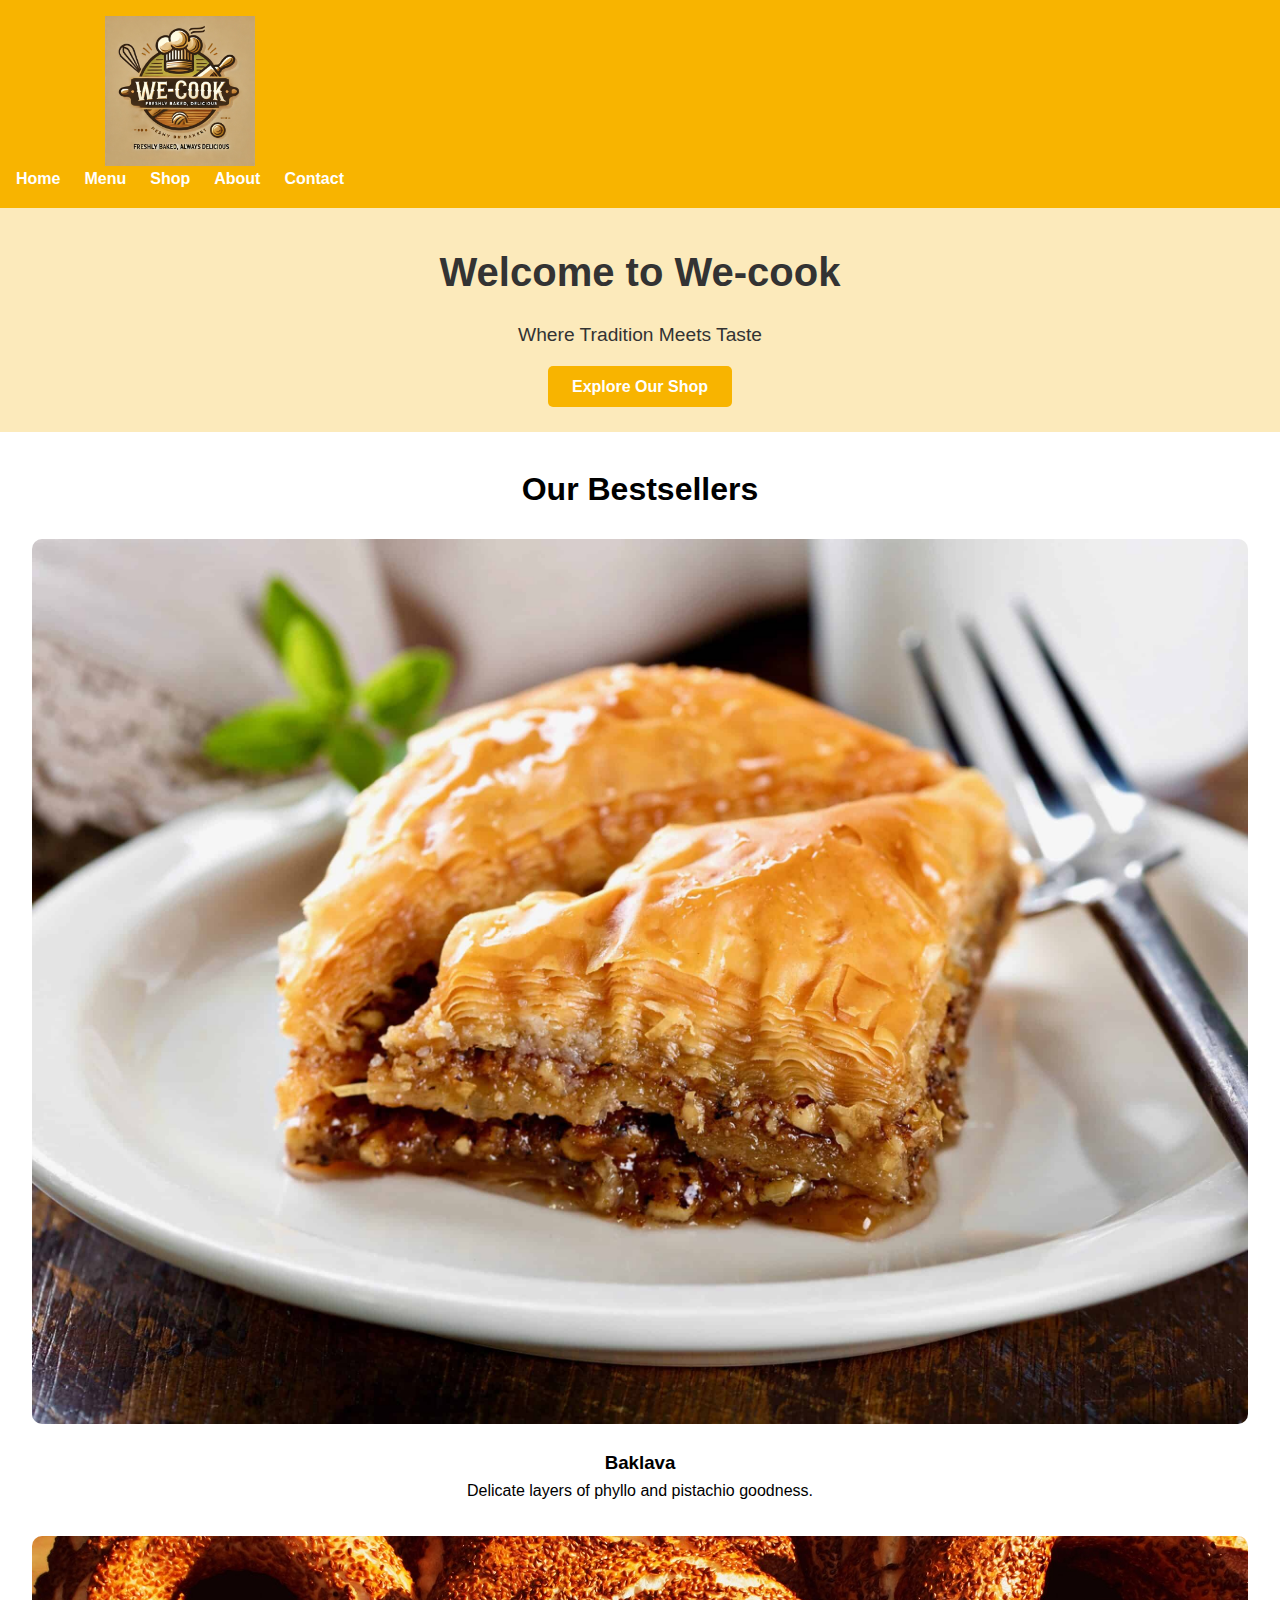
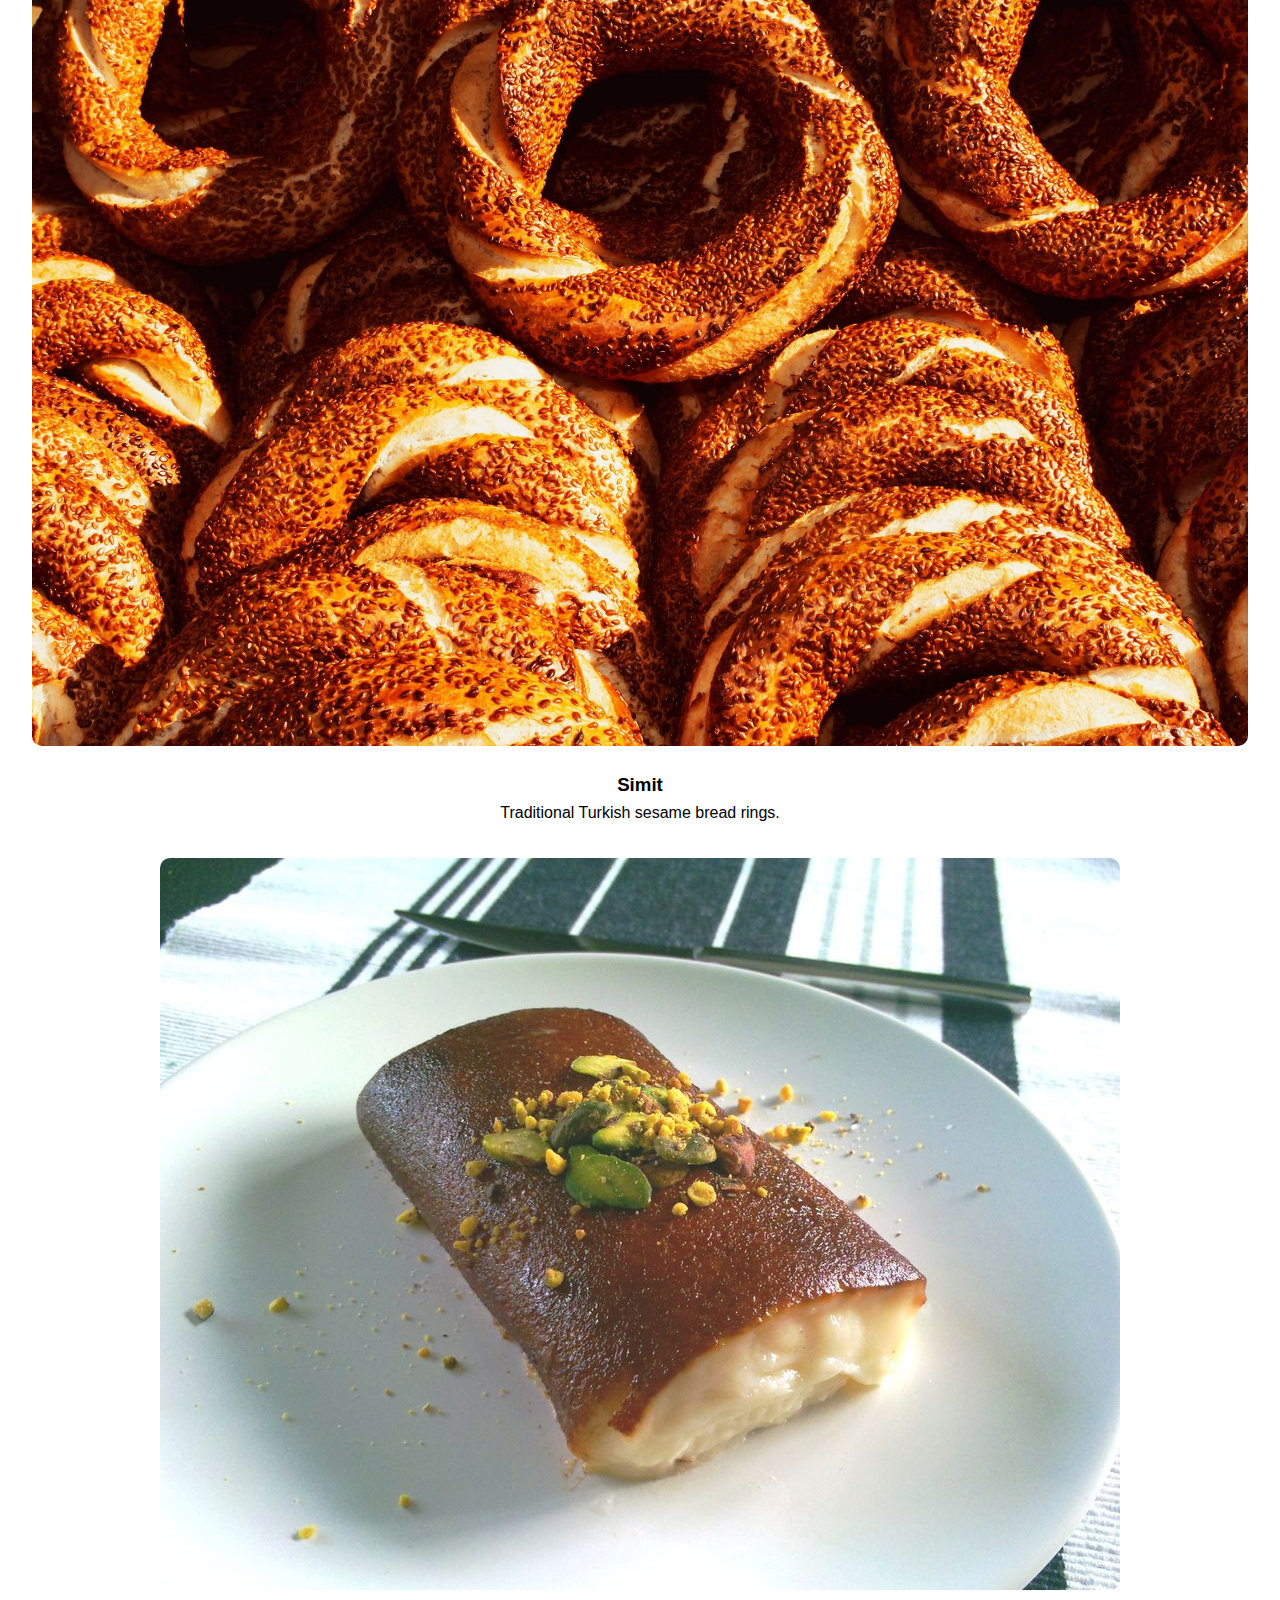
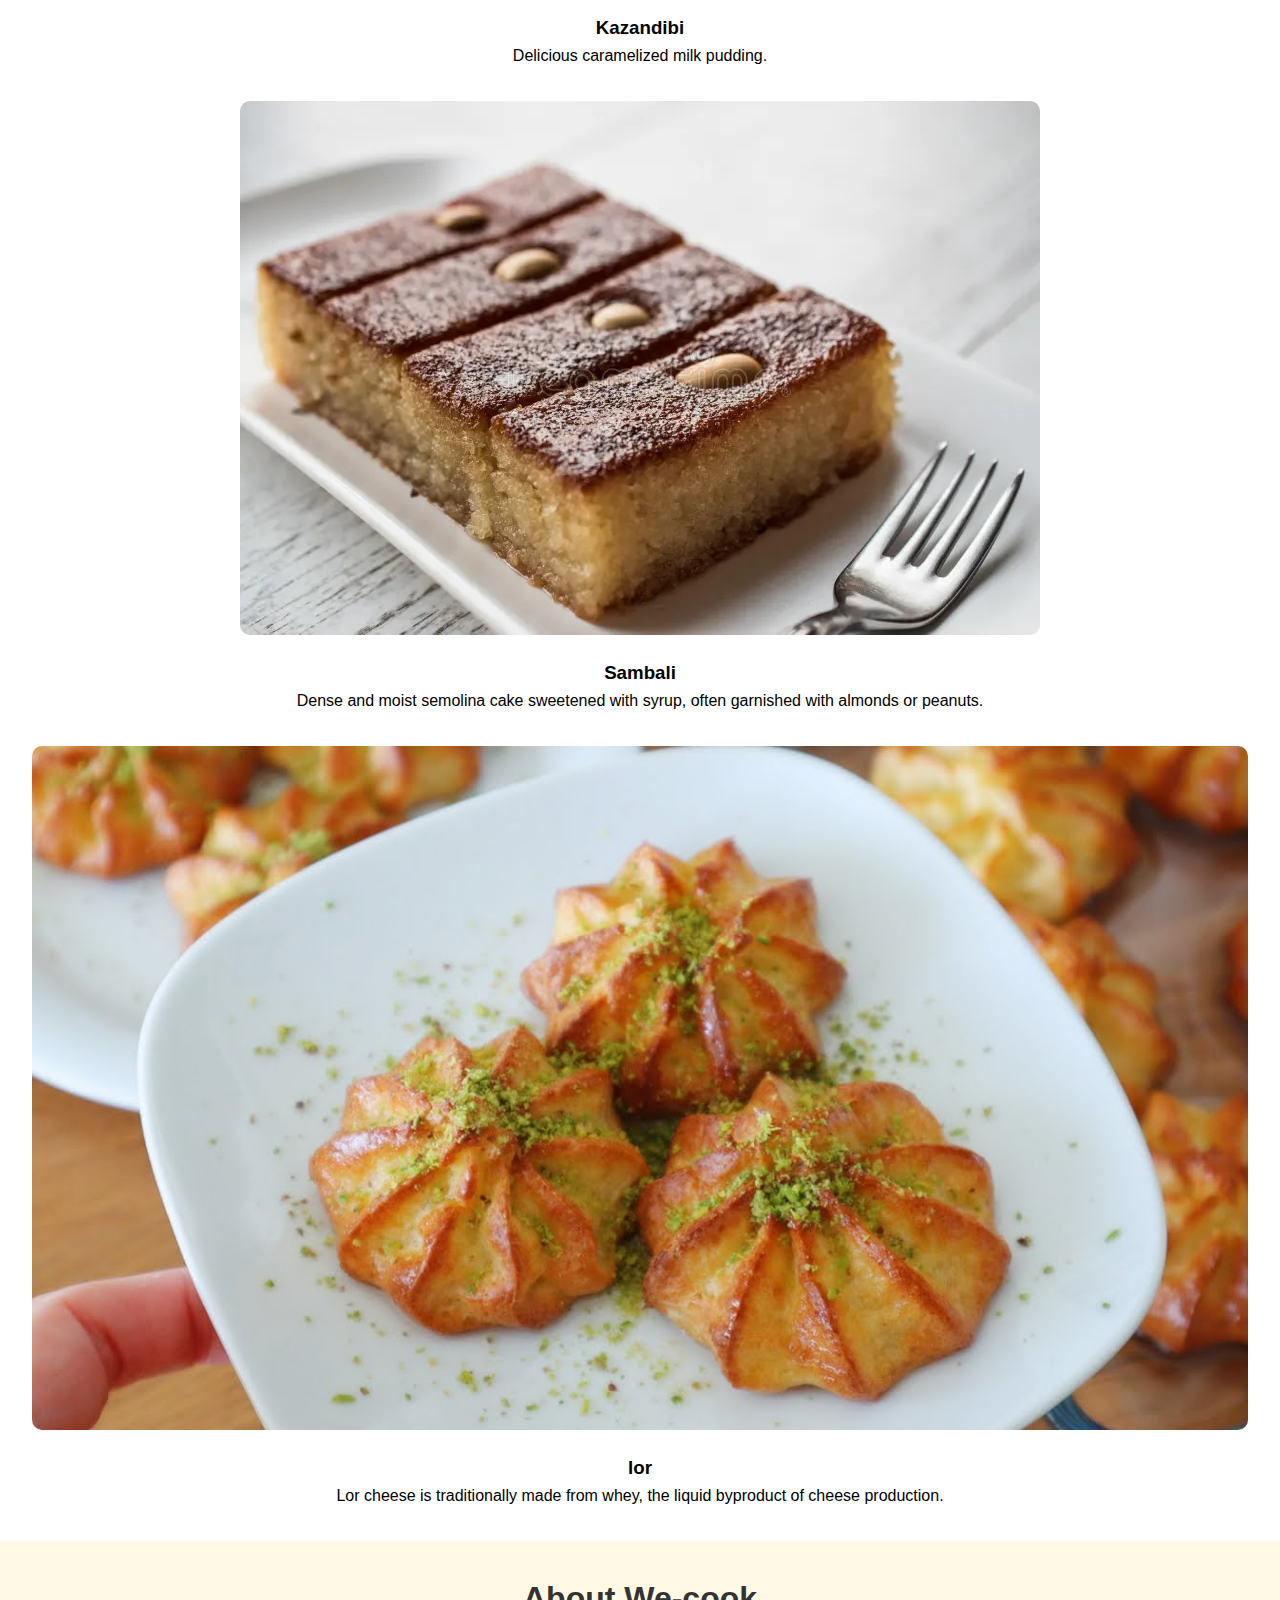
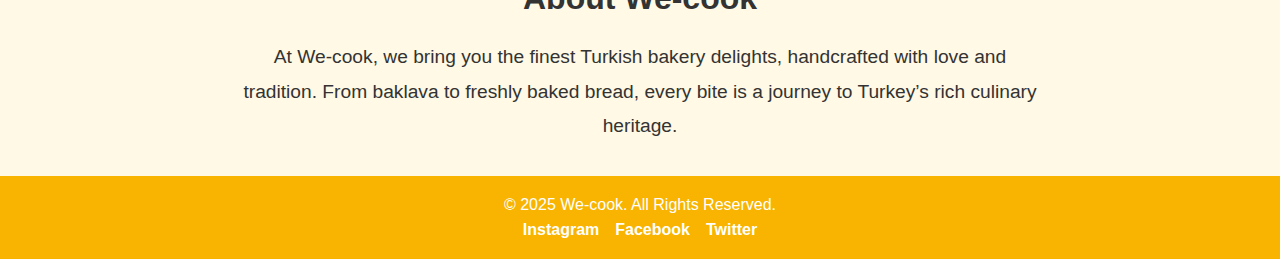
<file: index.html>
<!DOCTYPE html>
<html lang="en">

<head>
    <meta charset="UTF-8">
    <meta name="viewport" content="width=device-width, initial-scale=1.0">
    <title>We-cook - Authentic Turkish Bakery</title>
    <link rel="stylesheet" href="css/styles.css">

    <script src="js/app.js"></script>

</head>

<body>
    <header>
        <div class="container">
            <a href="index.html">
                <img src="images/logo.png" alt="We-cook Logo" class="logo">
            </a>
            <nav>
                <ul>
                    <li><a href="index.html">Home</a></li>
                    <li><a href="menu.html">Menu</a></li>
                    <li><a href="shop.html">Shop</a></li>
                    <li><a href="about.html">About</a></li>
                    <li><a href="contact.html">Contact</a></li>
                </ul>
            </nav>
        </div>
    </header>

    <main>
        <!-- Hero Section -->
        <section class="hero">
            <h1>Welcome to We-cook</h1>
            <p>Where Tradition Meets Taste</p>
            <a href="shop.html" class="btn">Explore Our Shop</a>
        </section>

        <!-- Featured Products Section -->
        <section class="featured">
            <h2>Our Bestsellers</h2>
            <div class="products">
                <div class="product">
                    <img src="images/baklava.jpg" alt="Baklava">
                    <h3>Baklava</h3>
                    <p>Delicate layers of phyllo and pistachio goodness.</p>
                </div>
                <div class="product">
                    <img src="images/simit.jpg" alt="Simit">
                    <h3>Simit</h3>
                    <p>Traditional Turkish sesame bread rings.</p>
                </div>
                <div class="product">
                    <img src="images/kazandibi.jpg" alt="Kazandibi">
                    <h3>Kazandibi</h3>
                    <p>Delicious caramelized milk pudding.</p>
                </div>
                <div class="product">
                    <img src="images/sambali.jpg" alt="Sambali">
                    <h3>Sambali</h3>
                    <p>Dense and moist semolina cake sweetened with syrup, often garnished with almonds or peanuts.</p>
                </div>
                <div class="product">
                    <img src="images/lor.jpg" alt="lor">
                    <h3>lor</h3>
                    <p>Lor cheese is traditionally made from whey, the liquid byproduct of cheese production.</p>
                </div>
            </div>
        </section>

        <!-- About Section -->
        <section class="about">
            <h2>About We-cook</h2>
            <p>At We-cook, we bring you the finest Turkish bakery delights, handcrafted with love and tradition. From
                baklava to freshly baked bread, every bite is a journey to Turkey’s rich culinary heritage.</p>
        </section>
    </main>

    <footer>
        <p>&copy; 2025 We-cook. All Rights Reserved.</p>
        <ul>
            <li><a href="#">Instagram</a></li>
            <li><a href="#">Facebook</a></li>
            <li><a href="#">Twitter</a></li>
        </ul>
    </footer>
</body>

</html>
</file>
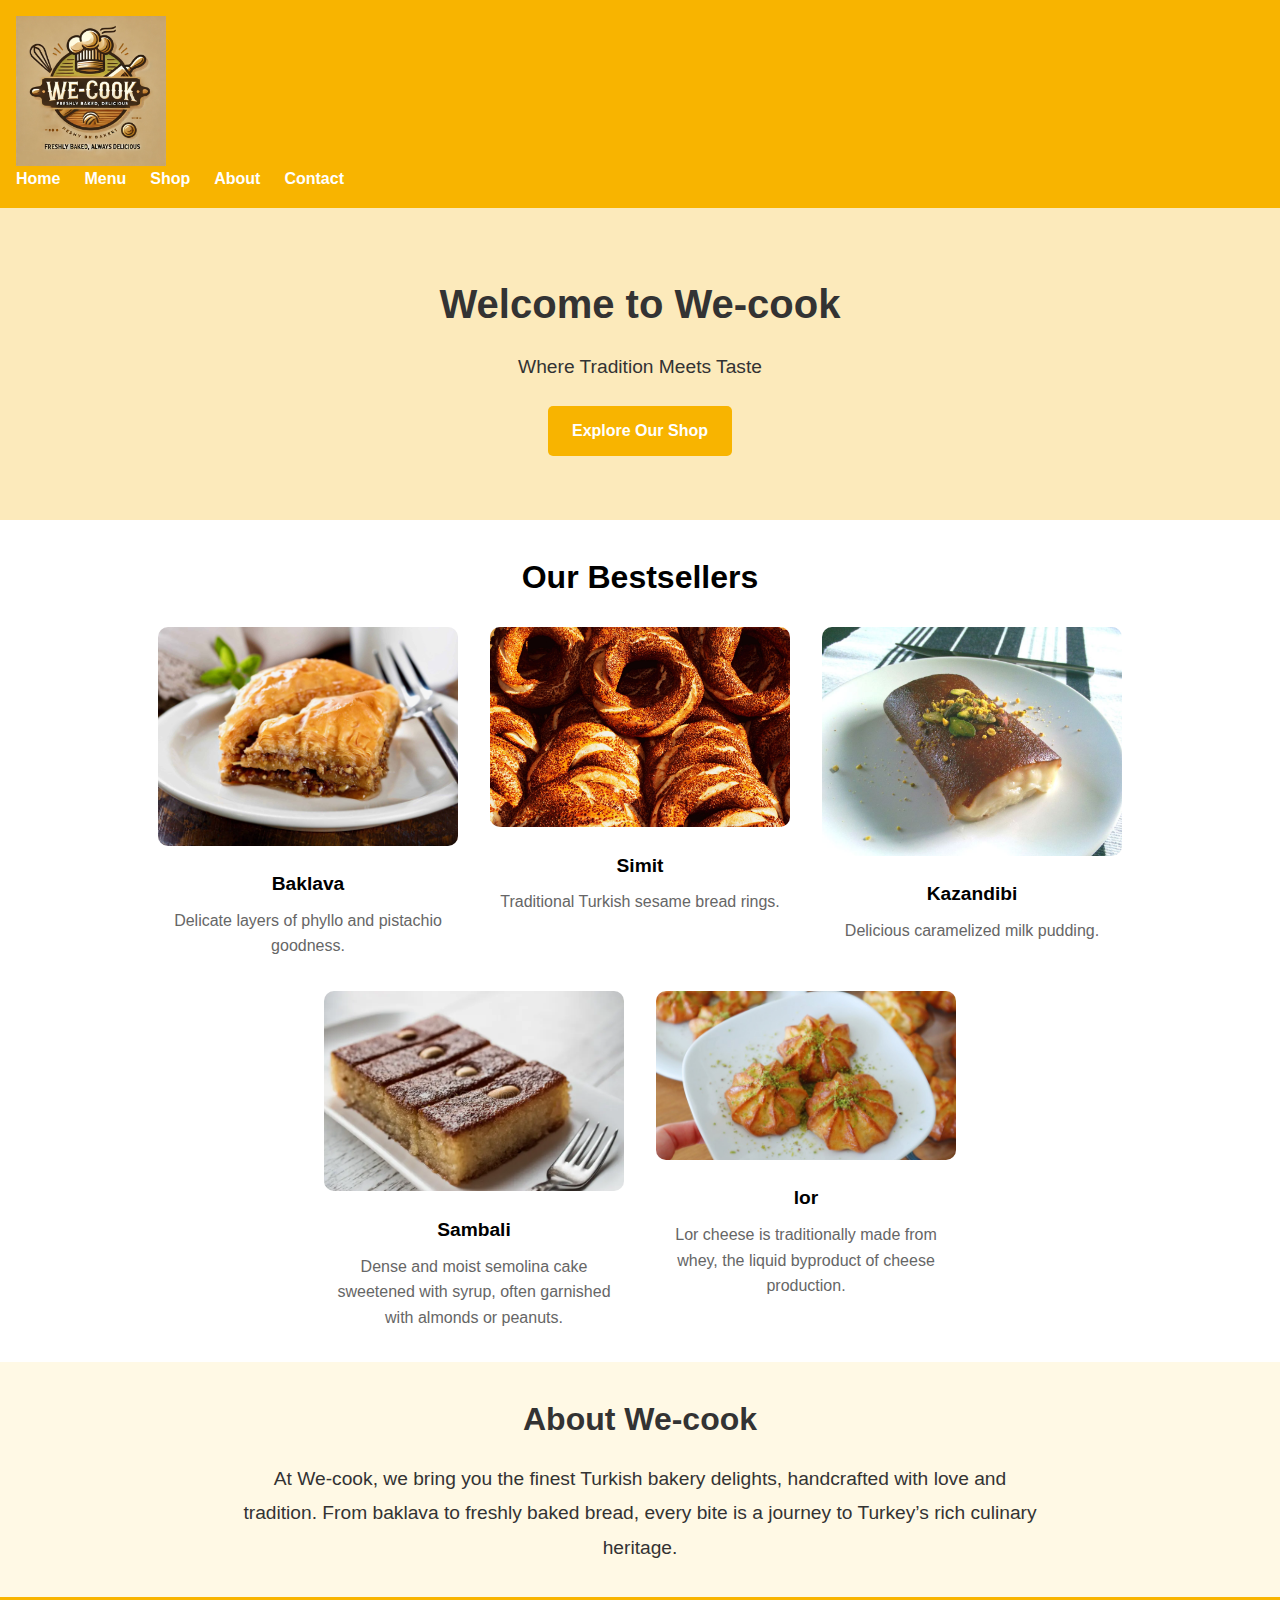
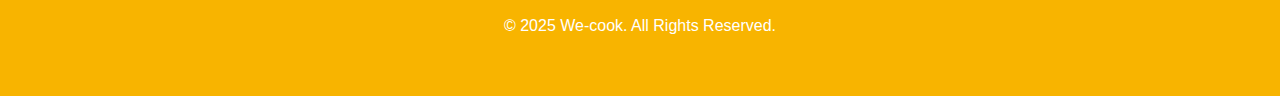
<file: public/index.html>
<!DOCTYPE html>
<html lang="en">

<head>
    <meta charset="UTF-8">
    <meta name="viewport" content="width=device-width, initial-scale=1.0">
    <title>We-cook - Authentic Turkish Bakery</title>
    <link rel="stylesheet" href="css/styles.css">
</head>

<body>
    <header>
        <div class="container">
            <a href="index.html">
                <img src="images/logo.png" alt="We-cook Logo" class="logo">
            </a>
            <nav>
                <ul>
                    <li><a href="index.html">Home</a></li>
                    <li><a href="menu.html">Menu</a></li>
                    <li><a href="shop.html">Shop</a></li>
                    <li><a href="about.html">About</a></li>
                    <li><a href="contact.html">Contact</a></li>
                </ul>
            </nav>
        </div>
    </header>

    <main>
        <!-- Hero Section -->
        <section class="hero">
            <h1>Welcome to We-cook</h1>
            <p>Where Tradition Meets Taste</p>
            <a href="shop.html" class="btn">Explore Our Shop</a>
        </section>

        <!-- Featured Products Section -->
        <section class="featured">
            <h2>Our Bestsellers</h2>
            <div class="products">
                <div class="product">
                    <img src="images/baklava.jpg" alt="Baklava">
                    <h3>Baklava</h3>
                    <p>Delicate layers of phyllo and pistachio goodness.</p>
                </div>
                <div class="product">
                    <img src="images/simit.jpg" alt="Simit">
                    <h3>Simit</h3>
                    <p>Traditional Turkish sesame bread rings.</p>
                </div>
                <div class="product">
                    <img src="images/kazandibi.jpg" alt="Kazandibi">
                    <h3>Kazandibi</h3>
                    <p>Delicious caramelized milk pudding.</p>
                </div>
                <div class="product">
                    <img src="images/sambali.jpg" alt="Sambali">
                    <h3>Sambali</h3>
                    <p>Dense and moist semolina cake sweetened with syrup, often garnished with almonds or peanuts.</p>
                </div>
                <div class="product">
                    <img src="images/lor.jpg" alt="lor">
                    <h3>lor</h3>
                    <p>Lor cheese is traditionally made from whey, the liquid byproduct of cheese production.</p>
                </div>
            </div>
        </section>

        <!-- About Section -->
        <section class="about">
            <h2>About We-cook</h2>
            <p>At We-cook, we bring you the finest Turkish bakery delights, handcrafted with love and tradition. From
                baklava to freshly baked bread, every bite is a journey to Turkey’s rich culinary heritage.</p>
        </section>
    </main>

    <footer>
        <p>&copy; 2025 We-cook. All Rights Reserved.</p>
        <ul>
            <li><a href="#">Instagram</a></li>
            <li><a href="#">Facebook</a></li>
            <li><a href="#">Twitter</a></li>
        </ul>
    </footer>
</body>

</html>
</file>
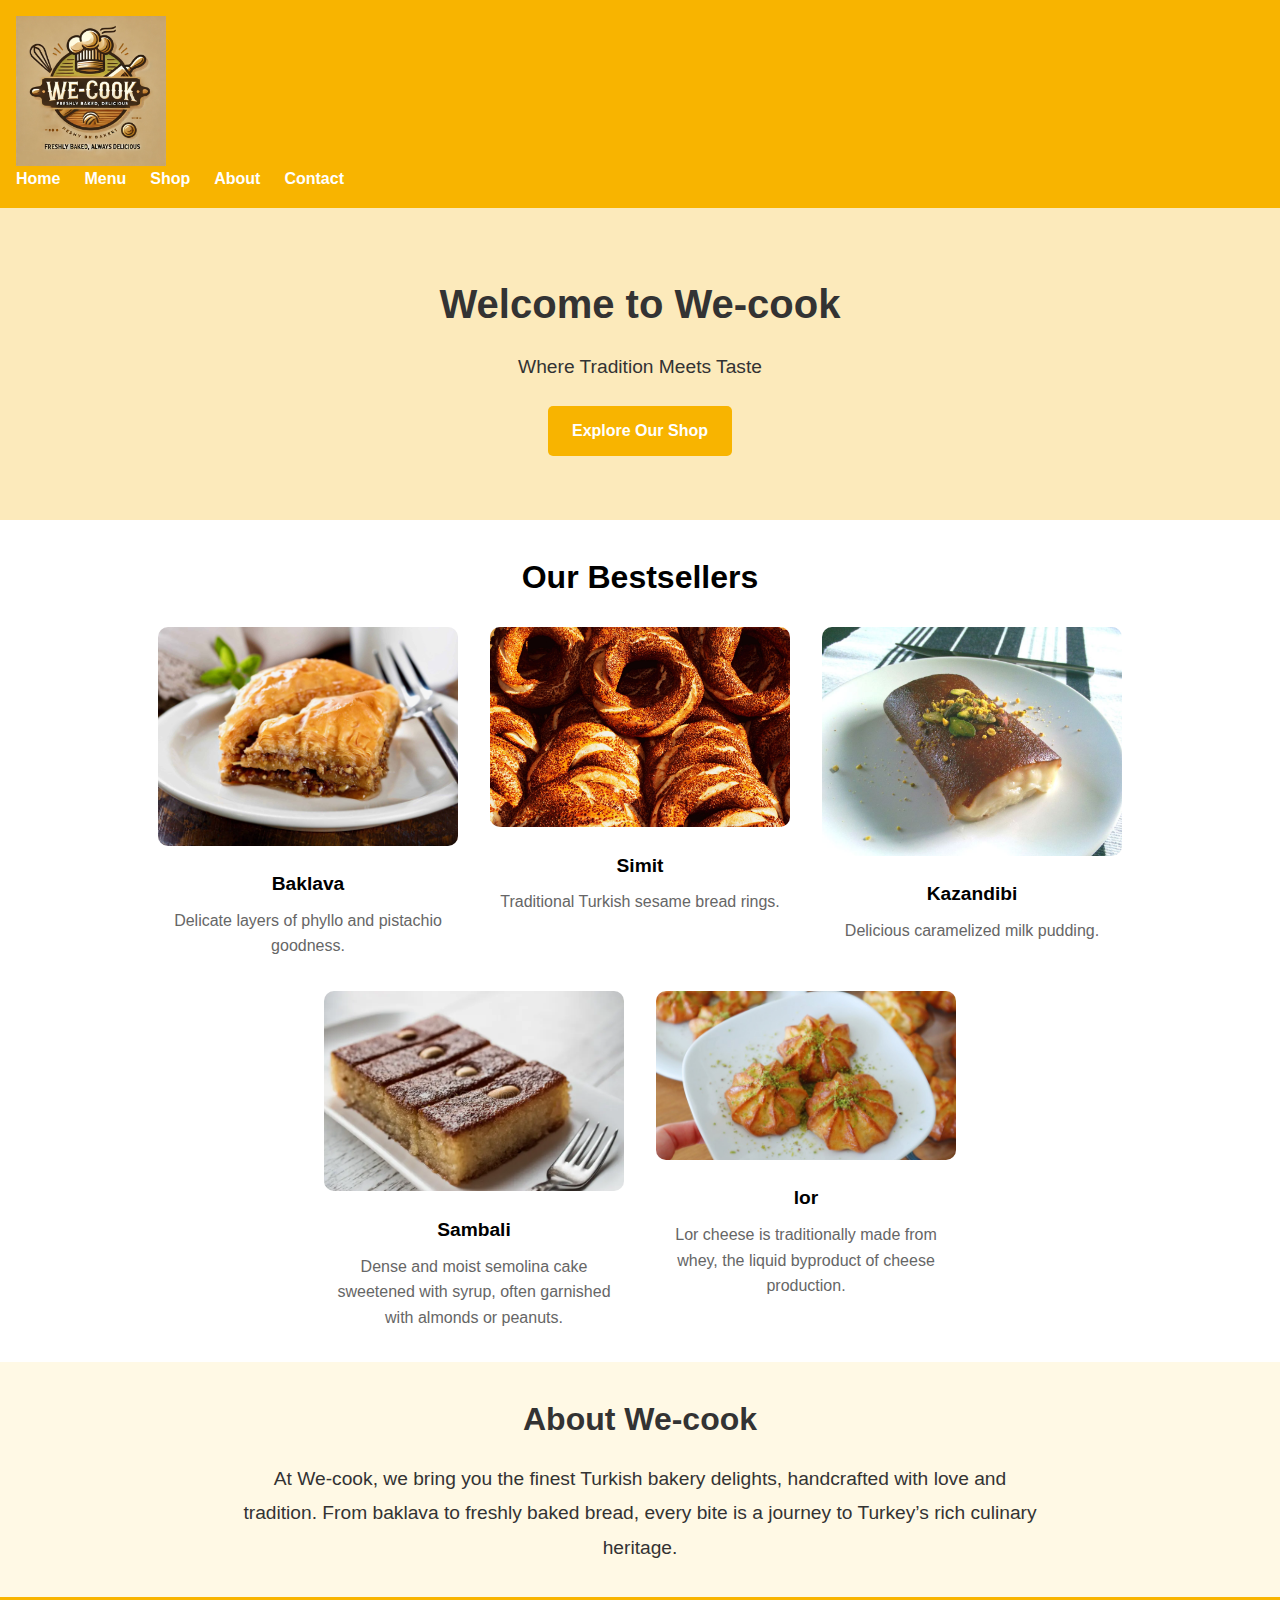
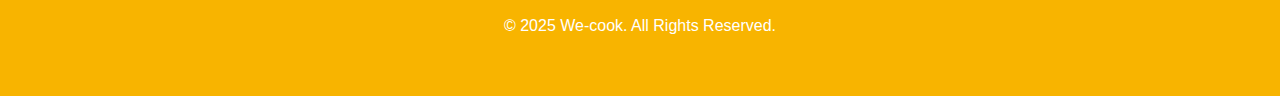
<file: public/js/index.html>
<!DOCTYPE html>
<html lang="en">

<head>
    <meta charset="UTF-8">
    <meta name="viewport" content="width=device-width, initial-scale=1.0">
    <title>We-cook - Authentic Turkish Bakery</title>
    <link rel="stylesheet" href="../css/styles.css">
</head>

<body>
    <header>
        <div class="container">
            <a href="index.html">
                <img src="../images/logo.png" alt="We-cook Logo" class="logo">
            </a>
            <nav>
                <ul>
                    <li><a href="index.html">Home</a></li>
                    <li><a href="menu.html">Menu</a></li>
                    <li><a href="shop.html">Shop</a></li>
                    <li><a href="about.html">About</a></li>
                    <li><a href="contact.html">Contact</a></li>
                </ul>
            </nav>
        </div>
    </header>

    <main>
        <!-- Hero Section -->
        <section class="hero">
            <h1>Welcome to We-cook</h1>
            <p>Where Tradition Meets Taste</p>
            <a href="shop.html" class="btn">Explore Our Shop</a>
        </section>

        <!-- Featured Products Section -->
        <section class="featured">
            <h2>Our Bestsellers</h2>
            <div class="products">
                <div class="product">
                    <img src="../images/baklava.jpg" alt="Baklava">
                    <h3>Baklava</h3>
                    <p>Delicate layers of phyllo and pistachio goodness.</p>
                </div>
                <div class="product">
                    <img src="../images/simit.jpg" alt="Simit">
                    <h3>Simit</h3>
                    <p>Traditional Turkish sesame bread rings.</p>
                </div>
                <div class="product">
                    <img src="../images/kazandibi.jpg" alt="Kazandibi">
                    <h3>Kazandibi</h3>
                    <p>Delicious caramelized milk pudding.</p>
                </div>
                <div class="product">
                    <img src="../images/sambali.jpg" alt="Sambali">
                    <h3>Sambali</h3>
                    <p>
                        Dense and moist semolina cake sweetened with syrup, often garnished with almonds or peanuts.</p>
                </div>
                <div class="product">
                    <img src="../images/lor.jpg" alt="lor">
                    <h3>lor</h3>
                    <p>
                        Lor cheese is traditionally made from whey, the liquid byproduct of cheese production.</p>
                </div>

            </div>
        </section>

        <!-- About Section -->
        <section class="about">
            <h2>About We-cook</h2>
            <p>At We-cook, we bring you the finest Turkish bakery delights, handcrafted with love and tradition. From
                baklava to freshly baked bread, every bite is a journey to Turkey’s rich culinary heritage.</p>
        </section>
    </main>

    <footer>
        <p>&copy; 2025 We-cook. All Rights Reserved.</p>
        <ul>
            <li><a href="#">Instagram</a></li>
            <li><a href="#">Facebook</a></li>
            <li><a href="#">Twitter</a></li>
        </ul>
    </footer>
</body>

</html>
</file>
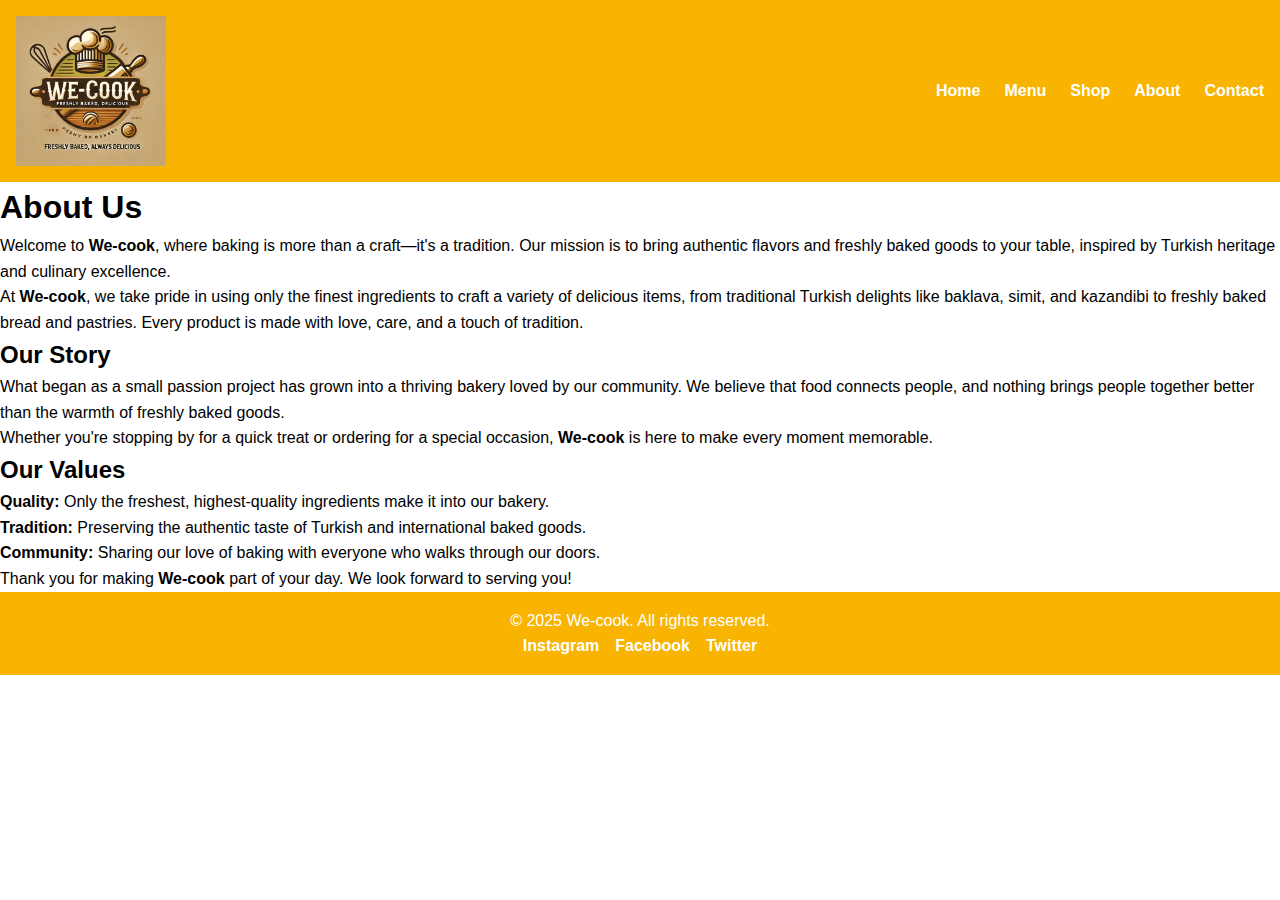
<file: about.html>
<!DOCTYPE html>
<html lang="en">

<head>
    <meta charset="UTF-8">
    <meta name="viewport" content="width=device-width, initial-scale=1.0">
    <title>About Us - We-cook</title>
    <link rel="stylesheet" href="css/styles.css">

    <script src="js/app.js"></script>

</head>

<body>
    <header>
        <a href="index.html">
            <img src="images/logo.png" alt="We-cook Logo" class="logo">
        </a>
        <nav>
            <ul>
                <li><a href="index.html">Home</a></li>
                <li><a href="menu.html">Menu</a></li>
                <li><a href="shop.html">Shop</a></li>
                <li><a href="about.html" class="active">About</a></li>
                <li><a href="contact.html">Contact</a></li>
            </ul>
        </nav>
    </header>

    <main>
        <section class="about-us">
            <h1>About Us</h1>
            <p>Welcome to <strong>We-cook</strong>, where baking is more than a craft—it's a tradition. Our mission is
                to bring authentic flavors and freshly baked goods to your table, inspired by Turkish heritage and
                culinary excellence.</p>
            <p>At <strong>We-cook</strong>, we take pride in using only the finest ingredients to craft a variety of
                delicious items, from traditional Turkish delights like baklava, simit, and kazandibi to freshly baked
                bread and pastries. Every product is made with love, care, and a touch of tradition.</p>
            <h2>Our Story</h2>
            <p>What began as a small passion project has grown into a thriving bakery loved by our community. We believe
                that food connects people, and nothing brings people together better than the warmth of freshly baked
                goods.</p>
            <p>Whether you're stopping by for a quick treat or ordering for a special occasion, <strong>We-cook</strong>
                is here to make every moment memorable.</p>
            <h2>Our Values</h2>
            <ul>
                <li><strong>Quality:</strong> Only the freshest, highest-quality ingredients make it into our bakery.
                </li>
                <li><strong>Tradition:</strong> Preserving the authentic taste of Turkish and international baked goods.
                </li>
                <li><strong>Community:</strong> Sharing our love of baking with everyone who walks through our doors.
                </li>
            </ul>
            <p>Thank you for making <strong>We-cook</strong> part of your day. We look forward to serving you!</p>
        </section>
    </main>

    <footer>
        <p>&copy; 2025 We-cook. All rights reserved.</p>
        <ul>
            <li><a href="https://instagram.com">Instagram</a></li>
            <li><a href="https://facebook.com">Facebook</a></li>
            <li><a href="https://twitter.com">Twitter</a></li>
        </ul>
    </footer>
</body>

</html>
</file>
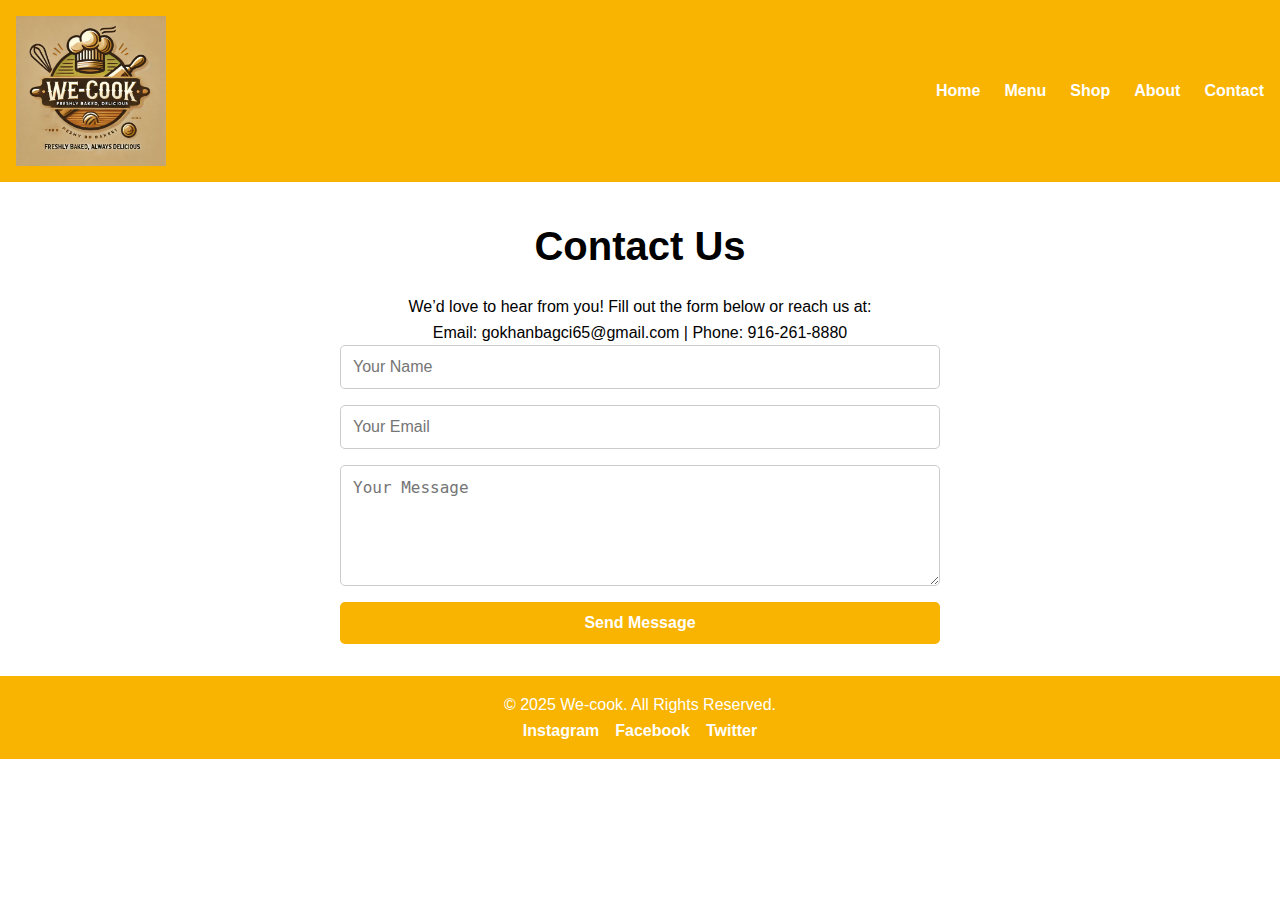
<file: contact.html>
<!DOCTYPE html>
<html lang="en">

<head>
    <meta charset="UTF-8">
    <meta name="viewport" content="width=device-width, initial-scale=1.0">
    <title>We-cook - Contact</title>
    <link rel="stylesheet" href="css/styles.css">

    <script src="js/app.js"></script>

</head>

<body>
    <header>
        <a href="index.html">
            <img src="images/logo.png" alt="We-cook Logo" class="logo">
        </a>
        <nav>
            <ul>
                <li><a href="index.html">Home</a></li>
                <li><a href="menu.html">Menu</a></li>
                <li><a href="shop.html">Shop</a></li>
                <li><a href="about.html">About</a></li>
                <li><a href="contact.html">Contact</a></li>
            </ul>
        </nav>
    </header>

    <main>
        <section class="contact">
            <h1>Contact Us</h1>
            <p>We’d love to hear from you! Fill out the form below or reach us at:</p>
            <p>Email: gokhanbagci65@gmail.com | Phone: 916-261-8880</p>
            <form action="#" method="post" class="contact-form">
                <input type="text" name="name" placeholder="Your Name" required>
                <input type="email" name="email" placeholder="Your Email" required>
                <textarea name="message" rows="5" placeholder="Your Message" required></textarea>
                <button type="submit" class="btn">Send Message</button>
            </form>
        </section>
    </main>

    <footer>
        <p>&copy; 2025 We-cook. All Rights Reserved.</p>
        <ul>
            <li><a href="#">Instagram</a></li>
            <li><a href="#">Facebook</a></li>
            <li><a href="#">Twitter</a></li>
        </ul>
    </footer>
</body>

</html>
</file>
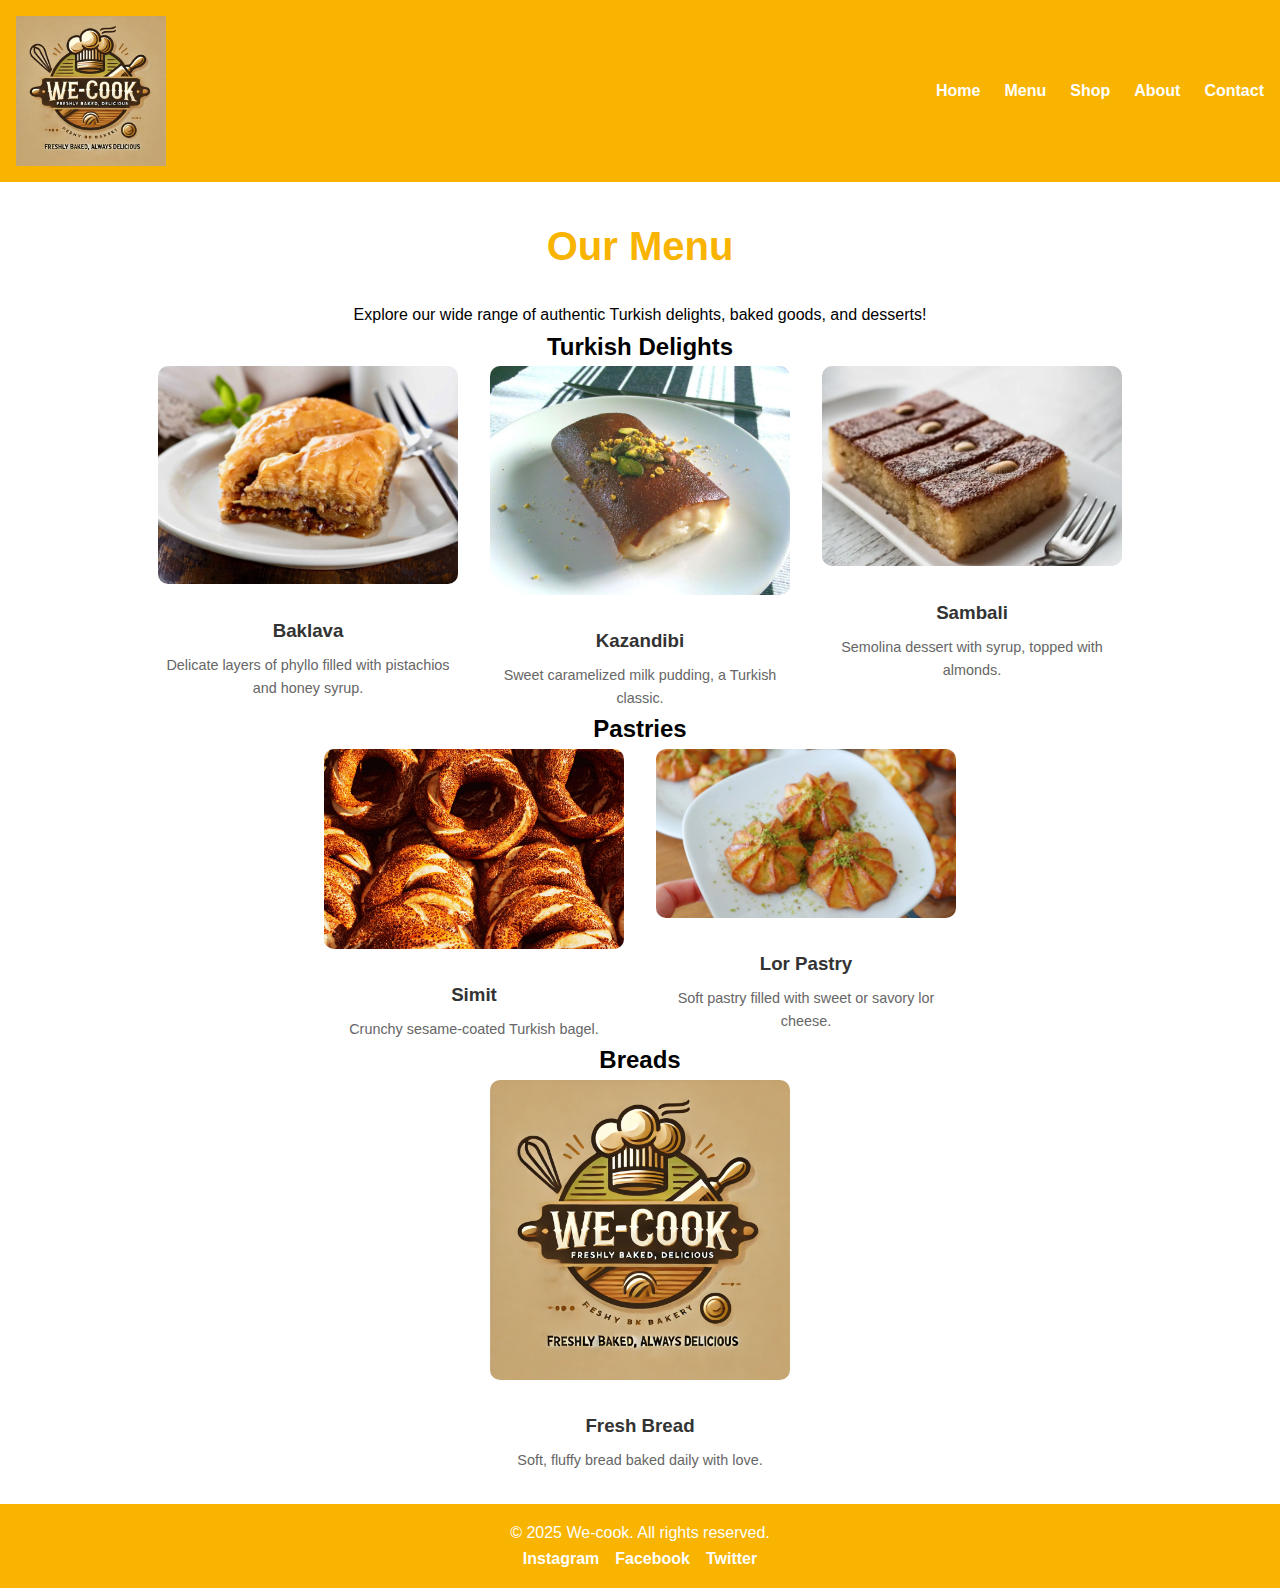
<file: menu.html>
<!DOCTYPE html>
<html lang="en">

<head>
    <meta charset="UTF-8">
    <meta name="viewport" content="width=device-width, initial-scale=1.0">
    <title>Menu - We-cook</title>
    <link rel="stylesheet" href="css/styles.css">

    <script src="js/app.js"></script>

</head>

<body>
    <header>
        <a href="index.html">
            <img src="images/logo.png" alt="We-cook Logo" class="logo">
        </a>
        <nav>
            <ul>
                <li><a href="index.html">Home</a></li>
                <li><a href="menu.html" class="active">Menu</a></li>
                <li><a href="shop.html">Shop</a></li>
                <li><a href="about.html">About</a></li>
                <li><a href="contact.html">Contact</a></li>
            </ul>
        </nav>
    </header>

    <main>
        <section class="menu">
            <h1>Our Menu</h1>
            <p>Explore our wide range of authentic Turkish delights, baked goods, and desserts!</p>

            <!-- Turkish Delights Section -->
            <h2>Turkish Delights</h2>
            <div class="menu-items">
                <div class="menu-item">
                    <img src="images/baklava.jpg" alt="Baklava">
                    <h3>Baklava</h3>
                    <p>Delicate layers of phyllo filled with pistachios and honey syrup.</p>
                </div>
                <div class="menu-item">
                    <img src="images/kazandibi.jpg" alt="Kazandibi">
                    <h3>Kazandibi</h3>
                    <p>Sweet caramelized milk pudding, a Turkish classic.</p>
                </div>
                <div class="menu-item">
                    <img src="images/sambali.jpg" alt="Sambali">
                    <h3>Sambali</h3>
                    <p>Semolina dessert with syrup, topped with almonds.</p>
                </div>
            </div>

            <!-- Pastries Section -->
            <h2>Pastries</h2>
            <div class="menu-items">
                <div class="menu-item">
                    <img src="images/simit.jpg" alt="Simit">
                    <h3>Simit</h3>
                    <p>Crunchy sesame-coated Turkish bagel.</p>
                </div>
                <div class="menu-item">
                    <img src="images/lor.jpg" alt="Lor">
                    <h3>Lor Pastry</h3>
                    <p>Soft pastry filled with sweet or savory lor cheese.</p>
                </div>
            </div>

            <!-- Breads Section -->
            <h2>Breads</h2>
            <div class="menu-items">
                <div class="menu-item">
                    <img src="images/logo.png" alt="Bread">
                    <h3>Fresh Bread</h3>
                    <p>Soft, fluffy bread baked daily with love.</p>
                </div>
            </div>
        </section>
    </main>

    <footer>
        <p>&copy; 2025 We-cook. All rights reserved.</p>
        <ul>
            <li><a href="https://instagram.com">Instagram</a></li>
            <li><a href="https://facebook.com">Facebook</a></li>
            <li><a href="https://twitter.com">Twitter</a></li>
        </ul>
    </footer>
</body>

</html>
</file>
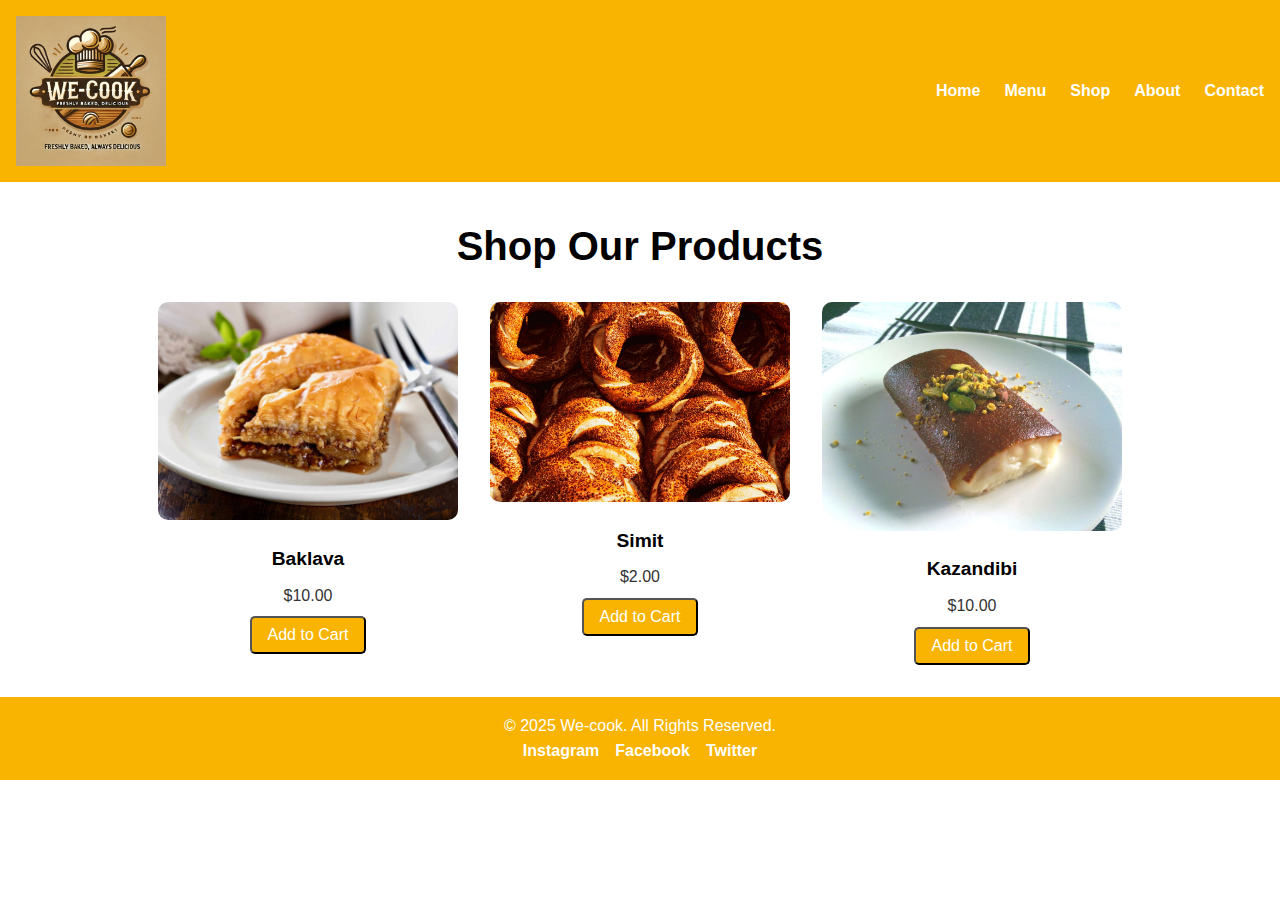
<file: shop.html>
<!DOCTYPE html>
<html lang="en">

<head>
    <meta charset="UTF-8">
    <meta name="viewport" content="width=device-width, initial-scale=1.0">
    <title>We-cook - Shop</title>
    <link rel="stylesheet" href="css/styles.css">

    <script src="js/app.js"></script>

</head>

<body>
    <header>
        <a href="index.html">
            <img src="images/logo.png" alt="We-cook Logo" class="logo">
        </a>
        <nav>
            <ul>
                <li><a href="index.html">Home</a></li>
                <li><a href="menu.html">Menu</a></li>
                <li><a href="shop.html">Shop</a></li>
                <li><a href="about.html">About</a></li>
                <li><a href="contact.html">Contact</a></li>
            </ul>
        </nav>
    </header>

    <main>
        <section class="shop">
            <h1>Shop Our Products</h1>
            <div class="shop-items">
                <div class="shop-item">
                    <img src="images/baklava.jpg" alt="Baklava">
                    <h2>Baklava</h2>
                    <p>$10.00</p>
                    <button class="btn">Add to Cart</button>
                </div>
                <div class="shop-item">
                    <img src="images/simit.jpg" alt="Simit">
                    <h2>Simit</h2>
                    <p>$2.00</p>
                    <button class="btn">Add to Cart</button>
                </div>
                <div class="shop-item">
                    <img src="images/kazandibi.jpg" alt="Kazandibi">
                    <h2>Kazandibi</h2>
                    <p>$10.00</p>
                    <button class="btn">Add to Cart</button>
                </div>
            </div>
        </section>
        <script src="../js/app.js"></script>

    </main>

    <footer>
        <p>&copy; 2025 We-cook. All Rights Reserved.</p>
        <ul>
            <li><a href="#">Instagram</a></li>
            <li><a href="#">Facebook</a></li>
            <li><a href="#">Twitter</a></li>
        </ul>
    </footer>
</body>

</html>
</file>
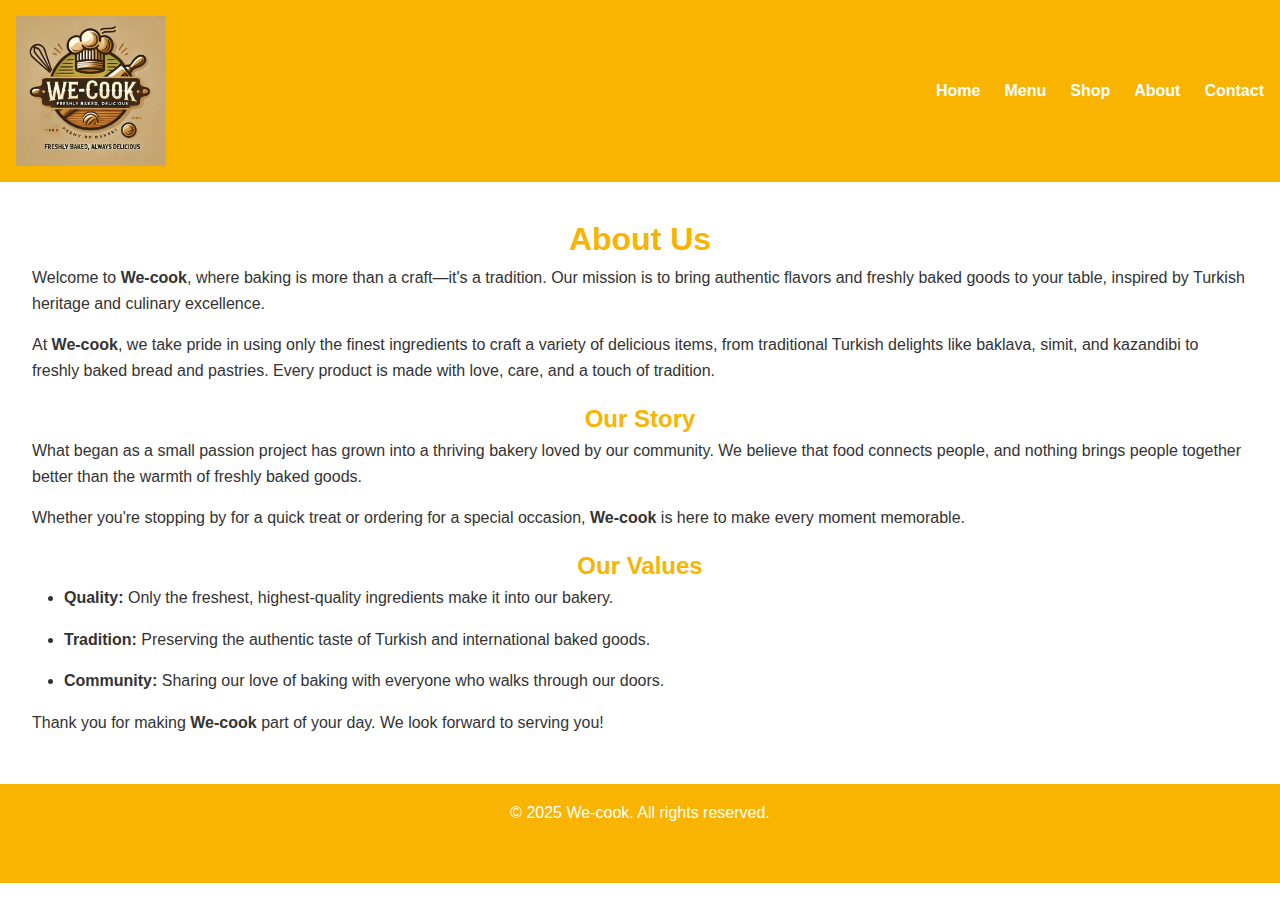
<file: public/about.html>
<!DOCTYPE html>
<html lang="en">

<head>
    <meta charset="UTF-8">
    <meta name="viewport" content="width=device-width, initial-scale=1.0">
    <title>About Us - We-cook</title>
    <link rel="stylesheet" href="css/styles.css">
</head>

<body>
    <header>
        <a href="index.html">
            <img src="images/logo.png" alt="We-cook Logo" class="logo">
        </a>
        <nav>
            <ul>
                <li><a href="index.html">Home</a></li>
                <li><a href="menu.html">Menu</a></li>
                <li><a href="shop.html">Shop</a></li>
                <li><a href="about.html" class="active">About</a></li>
                <li><a href="contact.html">Contact</a></li>
            </ul>
        </nav>
    </header>

    <main>
        <section class="about-us">
            <h1>About Us</h1>
            <p>Welcome to <strong>We-cook</strong>, where baking is more than a craft—it's a tradition. Our mission is
                to bring authentic flavors and freshly baked goods to your table, inspired by Turkish heritage and
                culinary excellence.</p>
            <p>At <strong>We-cook</strong>, we take pride in using only the finest ingredients to craft a variety of
                delicious items, from traditional Turkish delights like baklava, simit, and kazandibi to freshly baked
                bread and pastries. Every product is made with love, care, and a touch of tradition.</p>
            <h2>Our Story</h2>
            <p>What began as a small passion project has grown into a thriving bakery loved by our community. We believe
                that food connects people, and nothing brings people together better than the warmth of freshly baked
                goods.</p>
            <p>Whether you're stopping by for a quick treat or ordering for a special occasion, <strong>We-cook</strong>
                is here to make every moment memorable.</p>
            <h2>Our Values</h2>
            <ul>
                <li><strong>Quality:</strong> Only the freshest, highest-quality ingredients make it into our bakery.
                </li>
                <li><strong>Tradition:</strong> Preserving the authentic taste of Turkish and international baked goods.
                </li>
                <li><strong>Community:</strong> Sharing our love of baking with everyone who walks through our doors.
                </li>
            </ul>
            <p>Thank you for making <strong>We-cook</strong> part of your day. We look forward to serving you!</p>
        </section>
    </main>

    <footer>
        <p>&copy; 2025 We-cook. All rights reserved.</p>
        <ul>
            <li><a href="https://instagram.com">Instagram</a></li>
            <li><a href="https://facebook.com">Facebook</a></li>
            <li><a href="https://twitter.com">Twitter</a></li>
        </ul>
    </footer>
</body>

</html>
</file>
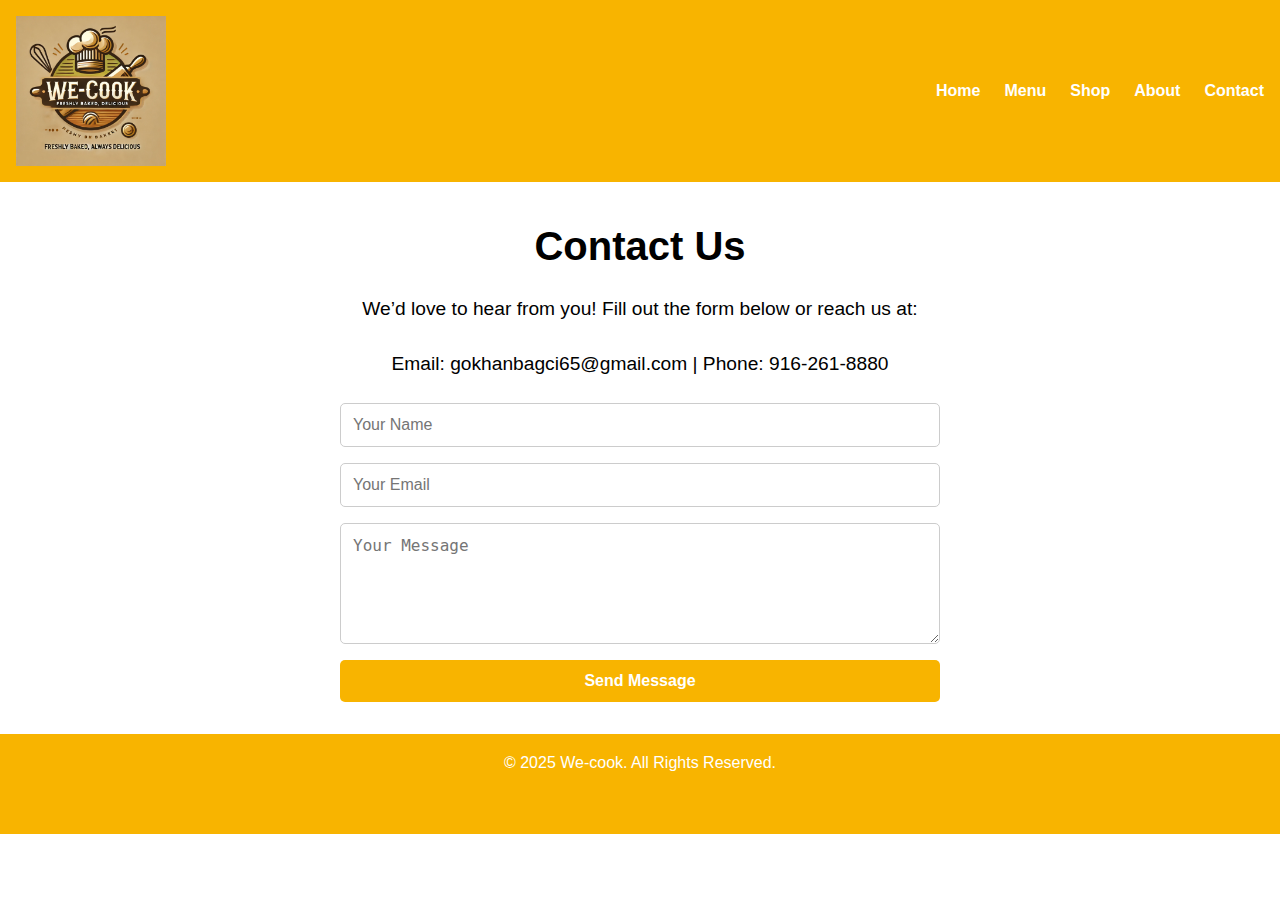
<file: public/contact.html>
<!DOCTYPE html>
<html lang="en">

<head>
    <meta charset="UTF-8">
    <meta name="viewport" content="width=device-width, initial-scale=1.0">
    <title>We-cook - Contact</title>
    <link rel="stylesheet" href="css/styles.css">
</head>

<body>
    <header>
        <a href="index.html">
            <img src="images/logo.png" alt="We-cook Logo" class="logo">
        </a>
        <nav>
            <ul>
                <li><a href="index.html">Home</a></li>
                <li><a href="menu.html">Menu</a></li>
                <li><a href="shop.html">Shop</a></li>
                <li><a href="about.html">About</a></li>
                <li><a href="contact.html">Contact</a></li>
            </ul>
        </nav>
    </header>

    <main>
        <section class="contact">
            <h1>Contact Us</h1>
            <p>We’d love to hear from you! Fill out the form below or reach us at:</p>
            <p>Email: gokhanbagci65@gmail.com | Phone: 916-261-8880</p>
            <form action="#" method="post" class="contact-form">
                <input type="text" name="name" placeholder="Your Name" required>
                <input type="email" name="email" placeholder="Your Email" required>
                <textarea name="message" rows="5" placeholder="Your Message" required></textarea>
                <button type="submit" class="btn">Send Message</button>
            </form>
        </section>
    </main>

    <footer>
        <p>&copy; 2025 We-cook. All Rights Reserved.</p>
        <ul>
            <li><a href="#">Instagram</a></li>
            <li><a href="#">Facebook</a></li>
            <li><a href="#">Twitter</a></li>
        </ul>
    </footer>
</body>

</html>
</file>
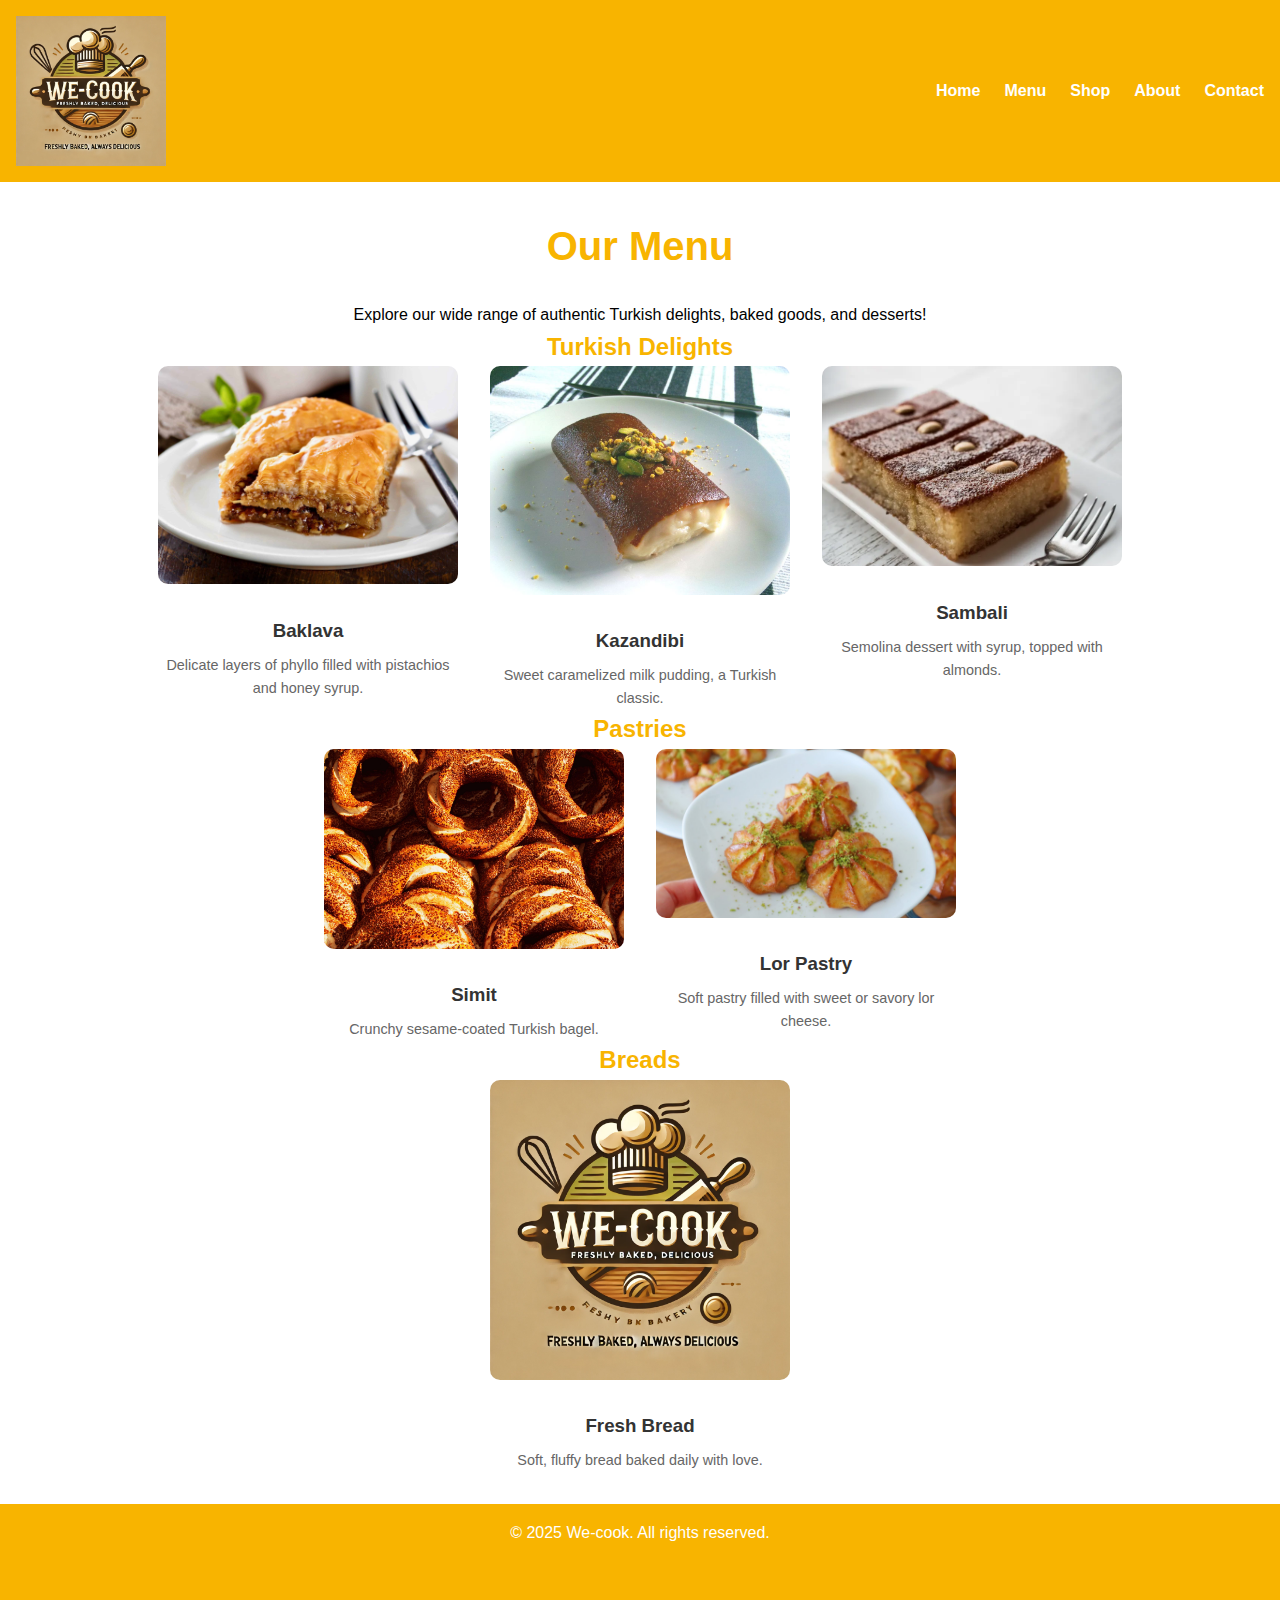
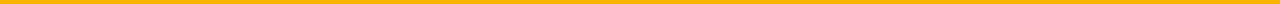
<file: public/menu.html>
<!DOCTYPE html>
<html lang="en">

<head>
    <meta charset="UTF-8">
    <meta name="viewport" content="width=device-width, initial-scale=1.0">
    <title>Menu - We-cook</title>
    <link rel="stylesheet" href="css/styles.css">
</head>

<body>
    <header>
        <a href="index.html">
            <img src="images/logo.png" alt="We-cook Logo" class="logo">
        </a>
        <nav>
            <ul>
                <li><a href="index.html">Home</a></li>
                <li><a href="menu.html" class="active">Menu</a></li>
                <li><a href="shop.html">Shop</a></li>
                <li><a href="about.html">About</a></li>
                <li><a href="contact.html">Contact</a></li>
            </ul>
        </nav>
    </header>

    <main>
        <section class="menu">
            <h1>Our Menu</h1>
            <p>Explore our wide range of authentic Turkish delights, baked goods, and desserts!</p>

            <!-- Turkish Delights Section -->
            <h2>Turkish Delights</h2>
            <div class="menu-items">
                <div class="menu-item">
                    <img src="images/baklava.jpg" alt="Baklava">
                    <h3>Baklava</h3>
                    <p>Delicate layers of phyllo filled with pistachios and honey syrup.</p>
                </div>
                <div class="menu-item">
                    <img src="images/kazandibi.jpg" alt="Kazandibi">
                    <h3>Kazandibi</h3>
                    <p>Sweet caramelized milk pudding, a Turkish classic.</p>
                </div>
                <div class="menu-item">
                    <img src="images/sambali.jpg" alt="Sambali">
                    <h3>Sambali</h3>
                    <p>Semolina dessert with syrup, topped with almonds.</p>
                </div>
            </div>

            <!-- Pastries Section -->
            <h2>Pastries</h2>
            <div class="menu-items">
                <div class="menu-item">
                    <img src="images/simit.jpg" alt="Simit">
                    <h3>Simit</h3>
                    <p>Crunchy sesame-coated Turkish bagel.</p>
                </div>
                <div class="menu-item">
                    <img src="images/lor.jpg" alt="Lor">
                    <h3>Lor Pastry</h3>
                    <p>Soft pastry filled with sweet or savory lor cheese.</p>
                </div>
            </div>

            <!-- Breads Section -->
            <h2>Breads</h2>
            <div class="menu-items">
                <div class="menu-item">
                    <img src="images/logo.png" alt="Bread">
                    <h3>Fresh Bread</h3>
                    <p>Soft, fluffy bread baked daily with love.</p>
                </div>
            </div>
        </section>
    </main>

    <footer>
        <p>&copy; 2025 We-cook. All rights reserved.</p>
        <ul>
            <li><a href="https://instagram.com">Instagram</a></li>
            <li><a href="https://facebook.com">Facebook</a></li>
            <li><a href="https://twitter.com">Twitter</a></li>
        </ul>
    </footer>
</body>

</html>
</file>
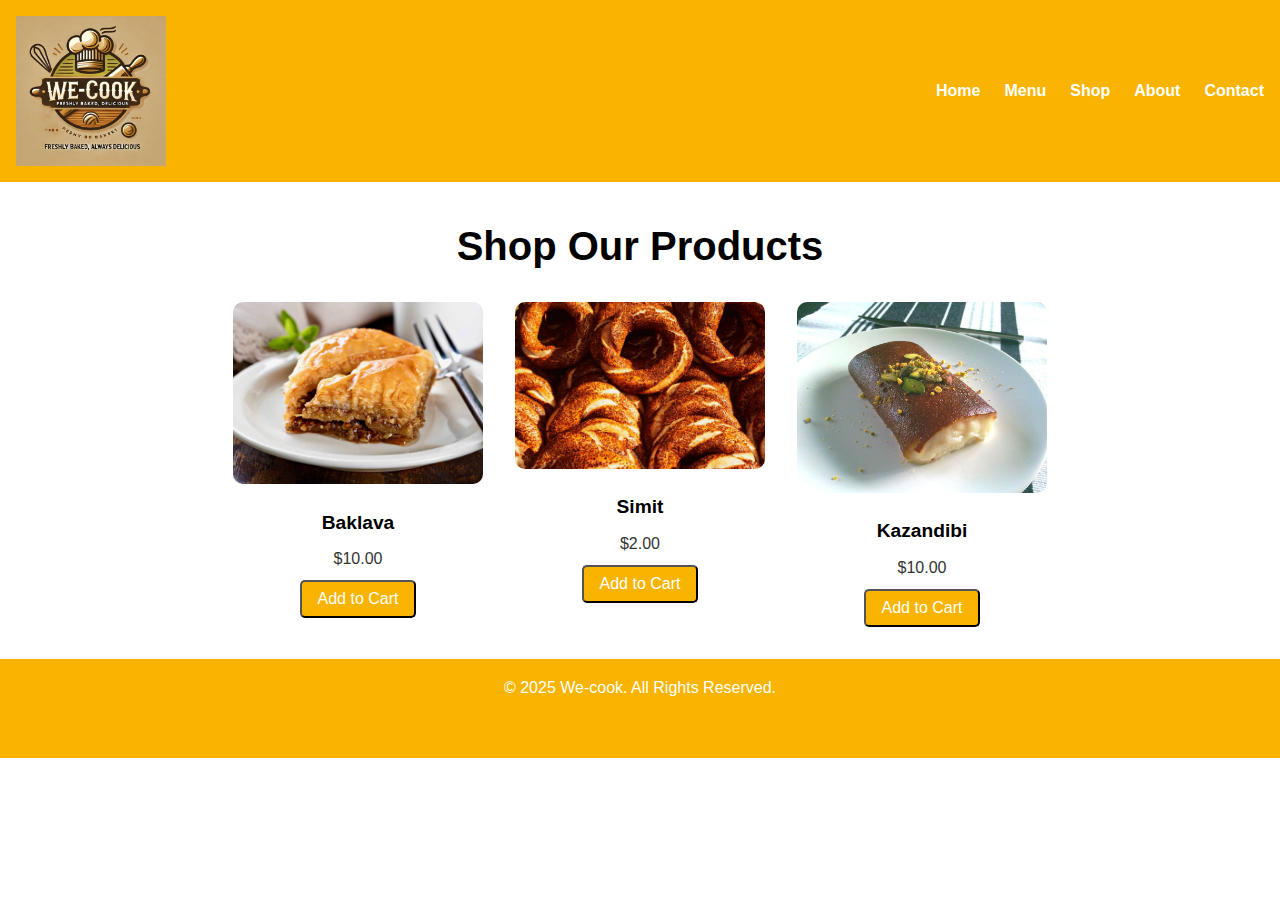
<file: public/shop.html>
<!DOCTYPE html>
<html lang="en">

<head>
    <meta charset="UTF-8">
    <meta name="viewport" content="width=device-width, initial-scale=1.0">
    <title>We-cook - Shop</title>
    <link rel="stylesheet" href="css/styles.css">
</head>

<body>
    <header>
        <a href="index.html">
            <img src="images/logo.png" alt="We-cook Logo" class="logo">
        </a>
        <nav>
            <ul>
                <li><a href="index.html">Home</a></li>
                <li><a href="menu.html">Menu</a></li>
                <li><a href="shop.html">Shop</a></li>
                <li><a href="about.html">About</a></li>
                <li><a href="contact.html">Contact</a></li>
            </ul>
        </nav>
    </header>

    <main>
        <section class="shop">
            <h1>Shop Our Products</h1>
            <div class="shop-items">
                <div class="shop-item">
                    <img src="images/baklava.jpg" alt="Baklava">
                    <h2>Baklava</h2>
                    <p>$10.00</p>
                    <button class="btn">Add to Cart</button>
                </div>
                <div class="shop-item">
                    <img src="images/simit.jpg" alt="Simit">
                    <h2>Simit</h2>
                    <p>$2.00</p>
                    <button class="btn">Add to Cart</button>
                </div>
                <div class="shop-item">
                    <img src="images/kazandibi.jpg" alt="Kazandibi">
                    <h2>Kazandibi</h2>
                    <p>$10.00</p>
                    <button class="btn">Add to Cart</button>
                </div>
            </div>
        </section>
        <script src="../js/app.js"></script>

    </main>

    <footer>
        <p>&copy; 2025 We-cook. All Rights Reserved.</p>
        <ul>
            <li><a href="#">Instagram</a></li>
            <li><a href="#">Facebook</a></li>
            <li><a href="#">Twitter</a></li>
        </ul>
    </footer>
</body>

</html>
</file>
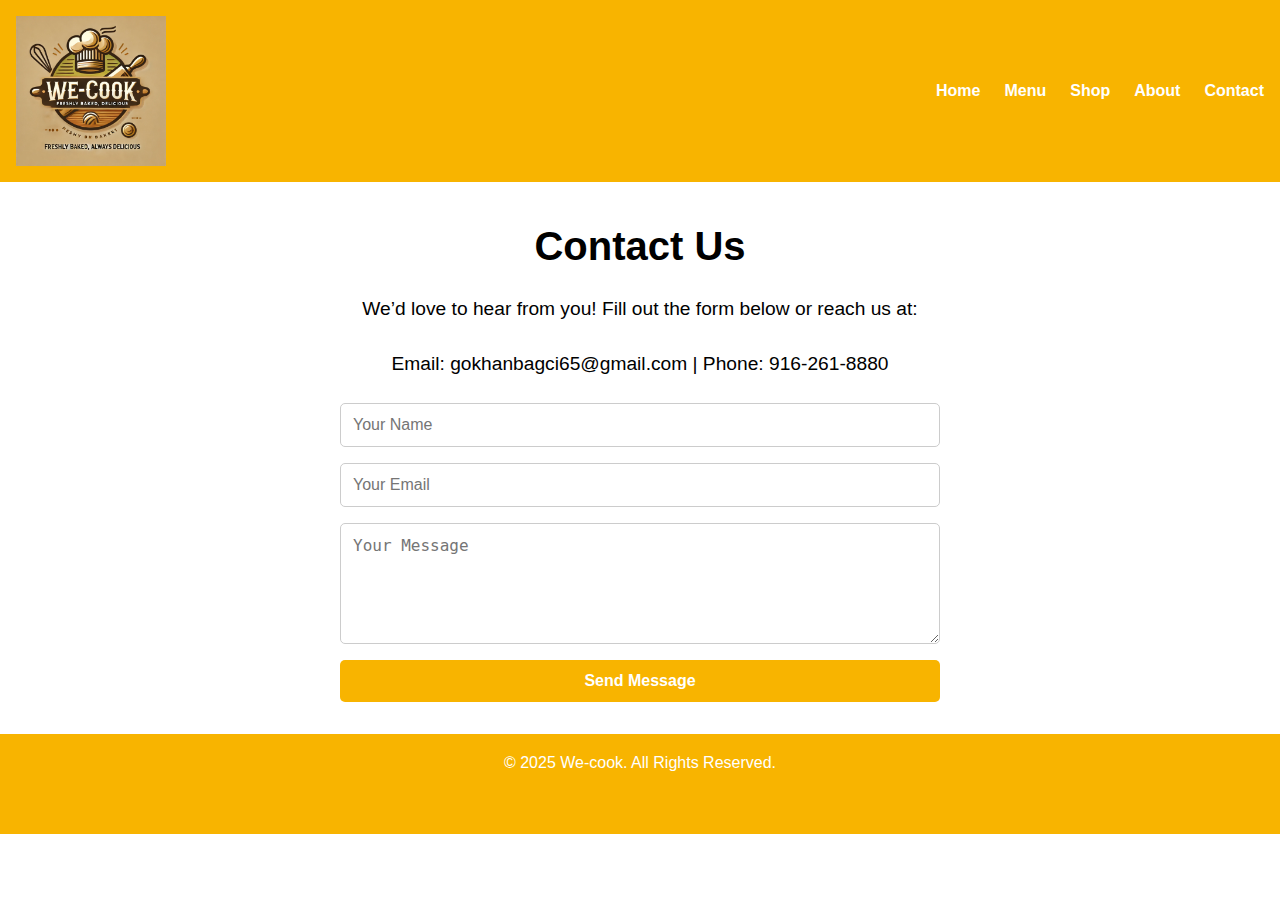
<file: public/js/contact.html>
<!DOCTYPE html>
<html lang="en">

<head>
    <meta charset="UTF-8">
    <meta name="viewport" content="width=device-width, initial-scale=1.0">
    <title>We-cook - Contact</title>
    <link rel="stylesheet" href="../css/styles.css">
</head>

<body>
    <header>
        <a href="index.html">
            <img src="../images/logo.png" alt="We-cook Logo" class="logo">
        </a>
        <nav>
            <ul>
                <li><a href="index.html">Home</a></li>
                <li><a href="menu.html">Menu</a></li>
                <li><a href="shop.html">Shop</a></li>
                <li><a href="about.html">About</a></li>
                <li><a href="contact.html">Contact</a></li>
            </ul>
        </nav>
    </header>

    <main>
        <section class="contact">
            <h1>Contact Us</h1>
            <p>We’d love to hear from you! Fill out the form below or reach us at:</p>
            <p>Email: gokhanbagci65@gmail.com | Phone: 916-261-8880</p>
            <form action="#" method="post" class="contact-form">
                <input type="text" name="name" placeholder="Your Name" required>
                <input type="email" name="email" placeholder="Your Email" required>
                <textarea name="message" rows="5" placeholder="Your Message" required></textarea>
                <button type="submit" class="btn">Send Message</button>
            </form>
        </section>
    </main>

    <footer>
        <p>&copy; 2025 We-cook. All Rights Reserved.</p>
        <ul>
            <li><a href="#">Instagram</a></li>
            <li><a href="#">Facebook</a></li>
            <li><a href="#">Twitter</a></li>
        </ul>
    </footer>
</body>

</html>
</file>
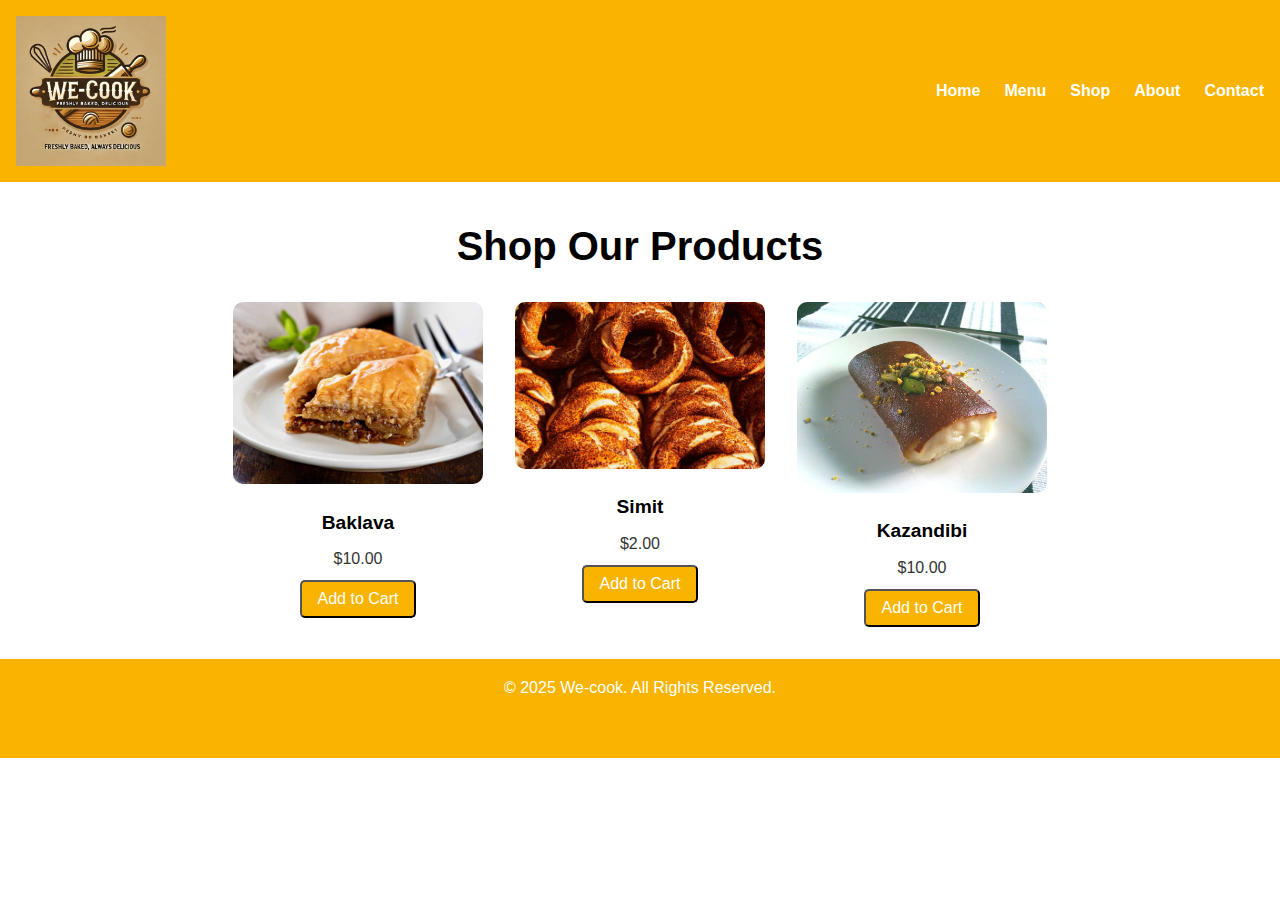
<file: public/js/shop.html>
<!DOCTYPE html>
<html lang="en">

<head>
    <meta charset="UTF-8">
    <meta name="viewport" content="width=device-width, initial-scale=1.0">
    <title>We-cook - Shop</title>
    <link rel="stylesheet" href="../css/styles.css">
</head>

<body>
    <header>
        <a href="index.html">
            <img src="../images/logo.png" alt="We-cook Logo" class="logo">
        </a>
        <nav>
            <ul>
                <li><a href="index.html">Home</a></li>
                <li><a href="menu.html">Menu</a></li>
                <li><a href="shop.html">Shop</a></li>
                <li><a href="about.html">About</a></li>
                <li><a href="contact.html">Contact</a></li>
            </ul>
        </nav>
    </header>

    <main>
        <section class="shop">
            <h1>Shop Our Products</h1>
            <div class="shop-items">
                <div class="shop-item">
                    <img src="../images/baklava.jpg" alt="Baklava">
                    <h2>Baklava</h2>
                    <p>$10.00</p>
                    <button class="btn">Add to Cart</button>
                </div>
                <div class="shop-item">
                    <img src="../images/simit.jpg" alt="Simit">
                    <h2>Simit</h2>
                    <p>$2.00</p>
                    <button class="btn">Add to Cart</button>
                </div>
                <div class="shop-item">
                    <img src="../images/kazandibi.jpg" alt="Kazandibi">
                    <h2>Kazandibi</h2>
                    <p>$10.00</p>
                    <button class="btn">Add to Cart</button>
                </div>
            </div>
        </section>
        <script src="../js/app.js"></script>

    </main>

    <footer>
        <p>&copy; 2025 We-cook. All Rights Reserved.</p>
        <ul>
            <li><a href="#">Instagram</a></li>
            <li><a href="#">Facebook</a></li>
            <li><a href="#">Twitter</a></li>
        </ul>
    </footer>
</body>

</html>
</file>
<file: css/styles.css>
/* General Reset */
* {
    margin: 0;
    padding: 0;
    box-sizing: border-box;
}

body {
    font-family: Arial, sans-serif;
    line-height: 1.6;
}

/* Header */
header {
    background-color: #f8b400;
    padding: 1rem;
    display: flex;
    justify-content: space-between;
    align-items: center;
}

header .logo {
    width: 150px;
    height: auto;
    display: block;
}

header ul {
    list-style: none;
    display: flex;
    gap: 1.5rem;
}

header a {
    text-decoration: none;
    color: white;
    font-weight: bold;
}

/* Hero Section */
.hero {
    text-align: center;
    padding: 2rem;
    background-color: #fceabb;
    color: #333;
}

.hero h1 {
    font-size: 2.5rem;
    margin-bottom: 1rem;
}

.hero p {
    font-size: 1.2rem;
    margin-bottom: 1.5rem;
}

.hero .btn {
    background-color: #f8b400;
    color: white;
    padding: 0.75rem 1.5rem;
    text-decoration: none;
    border-radius: 5px;
    font-size: 1rem;
    font-weight: bold;
}

.hero .btn:hover {
    background-color: #d99400;
}

/* Featured Section */
.featured {
    text-align: center;
    padding: 2rem;
}

.featured h2 {
    font-size: 2rem;
    margin-bottom: 1.5rem;
}

.products {
    display: flex;
    justify-content: center;
    gap: 2rem;
    flex-wrap: wrap;
}

.product img {
    width: 100%;
    border-radius: 10px;
    margin-bottom: 1rem;
}

/* Menu Section */
.menu {
    text-align: center;
    padding: 2rem 1rem;
}

.menu h1 {
    font-size: 2.5rem;
    margin-bottom: 1.5rem;
    color: #f8b400;
}

.menu-items {
    display: flex;
    justify-content: center;
    gap: 2rem;
    flex-wrap: wrap;
}

.menu-item {
    max-width: 300px;
    text-align: center;
}

.menu-item img {
    width: 100%;
    border-radius: 10px;
    margin-bottom: 1rem;
}

.menu-item h3 {
    margin: 0.5rem 0;
    color: #333;
}

.menu-item p {
    font-size: 0.9rem;
    color: #666;
}

/* Shop Section */
.shop {
    text-align: center;
    padding: 2rem 1rem;
}

.shop h1 {
    font-size: 2.5rem;
    margin-bottom: 1.5rem;
}

.shop-items {
    display: flex;
    flex-wrap: wrap;
    gap: 2rem;
    justify-content: center;
}

.shop-item img {
    width: 100%;
    border-radius: 10px;
    margin-bottom: 1rem;
}

.shop-item h2 {
    font-size: 1.2rem;
    margin-bottom: 0.5rem;
}

.shop-item p {
    font-size: 1rem;
    margin-bottom: 0.5rem;
    color: #333;
}

.shop-item .btn {
    background-color: #f8b400;
    color: white;
    padding: 0.5rem 1rem;
    text-decoration: none;
    border-radius: 5px;
    font-size: 1rem;
}

.shop-item .btn:hover {
    background-color: #d99400;
}

/* Contact Section */
.contact {
    text-align: center;
    padding: 2rem 1rem;
}

.contact h1 {
    font-size: 2.5rem;
    margin-bottom: 1rem;
}

.contact-form {
    max-width: 600px;
    margin: 0 auto;
    display: flex;
    flex-direction: column;
    gap: 1rem;
}

.contact-form input,
.contact-form textarea {
    width: 100%;
    padding: 0.75rem;
    border: 1px solid #ccc;
    border-radius: 5px;
    font-size: 1rem;
}

.contact-form button {
    background-color: #f8b400;
    color: white;
    padding: 0.75rem;
    border: none;
    border-radius: 5px;
    font-size: 1rem;
    font-weight: bold;
    cursor: pointer;
}

.contact-form button:hover {
    background-color: #d99400;
}

/* About Section */
.about {
    background-color: #fff9e5;
    text-align: center;
    padding: 2rem 1rem;
    color: #333;
}

.about h2 {
    font-size: 2rem;
    margin-bottom: 1rem;
}

.about p {
    font-size: 1.2rem;
    line-height: 1.8;
    max-width: 800px;
    margin: 0 auto;
}

/* Footer */
footer {
    background-color: #f8b400;
    color: white;
    text-align: center;
    padding: 1rem;
}

footer ul {
    list-style: none;
    display: flex;
    justify-content: center;
    gap: 1rem;
}

footer a {
    text-decoration: none;
    color: white;
    font-weight: bold;
}

/* Responsive Adjustments */
@media (max-width: 768px) {
    header {
        flex-direction: column;
        text-align: center;
    }

    header .logo {
        width: 100px;
    }

    header ul {
        flex-direction: column;
        gap: 1rem;
    }

    .products,
    .menu-items,
    .shop-items {
        flex-direction: column;
    }
}

.logo {
    width: 150px;
    /* Set the desired width */
    height: auto;
    /* Maintain the aspect ratio */
    display: block;
    /* Ensure the image behaves properly */
    margin: 0 auto;
    /* Center it horizontally if needed */
    max-width: 100%;
    /* Prevent it from exceeding container width */
}

img {
    max-width: 100%;
    /* Prevents images from exceeding their container */
    height: auto;
    /* Maintains aspect ratio */
}

.menu-item img,
.shop-item img {
    width: 100%;
    /* Scales images to fit their container */
    max-width: 300px;
    /* Sets a maximum size */
    border-radius: 10px;
    /* Optional: Adds rounded corners */
}

.menu-item img {
    width: 100%;
    max-width: 300px;
    height: auto;
}
</file>
<file: public/css/styles.css>
/* General Reset */
* {
    margin: 0;
    padding: 0;
    box-sizing: border-box;
}

body {
    font-family: Arial, sans-serif;
    line-height: 1.6;
    margin: 0;
}

/* Header */
header {
    background-color: #f8b400;
    padding: 1rem;
    display: flex;
    justify-content: space-between;
    align-items: center;
}

header .logo {
    width: 150px;
    /* Set fixed width */
    height: auto;
    /* Maintain aspect ratio */
    display: block;
    /* Ensure it behaves properly in layout */
}

header ul {
    list-style: none;
    display: flex;
    gap: 1.5rem;
}

header a {
    text-decoration: none;
    color: white;
    font-weight: bold;
}

/* Hero Section */
.hero {
    text-align: center;
    padding: 2rem;
    background-color: #fceabb;
}

.hero h1 {
    font-size: 2.5rem;
    margin-bottom: 1rem;
}

.hero .btn {
    background-color: #f8b400;
    color: white;
    padding: 0.5rem 1rem;
    text-decoration: none;
    border-radius: 5px;
    font-weight: bold;
    display: inline-block;
}

/* Footer */
footer {
    background-color: #333;
    color: white;
    text-align: center;
    padding: 1rem;
}

footer ul {
    list-style: none;
    display: flex;
    justify-content: center;
    gap: 1rem;
    margin-top: 1rem;
}

footer a {
    text-decoration: none;
    color: #f8b400;
    font-weight: bold;
}

/* Responsive Adjustments */
@media (max-width: 768px) {
    header {
        flex-direction: column;
        text-align: center;
    }

    header .logo {
        width: 100px;
        /* Smaller size for mobile */
    }

    header ul {
        flex-direction: column;
        gap: 1rem;
    }
}

.hero {
    text-align: center;
    padding: 4rem 1rem;
    background-color: #fceabb;
    color: #333;
}

.hero h1 {
    font-size: 2.5rem;
    margin-bottom: 1rem;
}

.hero p {
    font-size: 1.2rem;
    margin-bottom: 1.5rem;
}

.hero .btn {
    background-color: #f8b400;
    color: white;
    padding: 0.75rem 1.5rem;
    text-decoration: none;
    border-radius: 5px;
    font-size: 1rem;
    font-weight: bold;
}

.hero .btn:hover {
    background-color: #d99400;
}

.featured {
    text-align: center;
    padding: 2rem 1rem;
}

.featured h2 {
    font-size: 2rem;
    margin-bottom: 1.5rem;
}

.products {
    display: flex;
    justify-content: center;
    gap: 2rem;
    flex-wrap: wrap;
    /* Makes it mobile-friendly */
}

.product {
    max-width: 300px;
    text-align: center;
}

.product img {
    width: 100%;
    border-radius: 10px;
    margin-bottom: 1rem;
}

.product h3 {
    font-size: 1.2rem;
    margin-bottom: 0.5rem;
}

.product p {
    font-size: 1rem;
    color: #666;
}

.about {
    background-color: #fff9e5;
    text-align: center;
    padding: 2rem 1rem;
    color: #333;
}

.about h2 {
    font-size: 2rem;
    margin-bottom: 1rem;
}

.about p {
    font-size: 1.2rem;
    line-height: 1.8;
    max-width: 800px;
    margin: 0 auto;
}

.menu {
    text-align: center;
    padding: 2rem 1rem;
}

.menu h1 {
    font-size: 2.5rem;
    margin-bottom: 1.5rem;
}

.menu-items {
    display: flex;
    flex-wrap: wrap;
    gap: 2rem;
    justify-content: center;
}

.menu-item {
    max-width: 250px;
    text-align: center;
}

.menu-item img {
    width: 100%;
    border-radius: 10px;
    margin-bottom: 1rem;
}

.menu-item h2 {
    font-size: 1.2rem;
    margin-bottom: 0.5rem;
}

.menu-item p {
    font-size: 1rem;
    color: #666;
}

.shop {
    text-align: center;
    padding: 2rem 1rem;
}

.shop h1 {
    font-size: 2.5rem;
    margin-bottom: 1.5rem;
}

.shop-items {
    display: flex;
    flex-wrap: wrap;
    gap: 2rem;
    justify-content: center;
}

.shop-item {
    max-width: 250px;
    text-align: center;
}

.shop-item img {
    width: 100%;
    border-radius: 10px;
    margin-bottom: 1rem;
}

.shop-item h2 {
    font-size: 1.2rem;
    margin-bottom: 0.5rem;
}

.shop-item p {
    font-size: 1rem;
    margin-bottom: 0.5rem;
    color: #333;
}

.shop-item .btn {
    background-color: #f8b400;
    color: white;
    padding: 0.5rem 1rem;
    text-decoration: none;
    border-radius: 5px;
    font-size: 1rem;
}

.shop-item .btn:hover {
    background-color: #d99400;
}

.contact {
    text-align: center;
    padding: 2rem 1rem;
}

.contact h1 {
    font-size: 2.5rem;
    margin-bottom: 1rem;
}

.contact p {
    font-size: 1.2rem;
    margin-bottom: 1.5rem;
}

.contact-form {
    max-width: 600px;
    margin: 0 auto;
    display: flex;
    flex-direction: column;
    gap: 1rem;
}

.contact-form input,
.contact-form textarea {
    width: 100%;
    padding: 0.75rem;
    border: 1px solid #ccc;
    border-radius: 5px;
    font-size: 1rem;
}

.contact-form button {
    background-color: #f8b400;
    color: white;
    padding: 0.75rem;
    border: none;
    border-radius: 5px;
    font-size: 1rem;
    font-weight: bold;
    cursor: pointer;
}

.contact-form button:hover {
    background-color: #d99400;
}

.about-us {
    padding: 2rem;
    font-family: Arial, sans-serif;
    color: #333;
    line-height: 1.6;
}

.about-us h1,
.about-us h2 {
    color: #f8b400;
    text-align: center;
}

.about-us ul {
    list-style-type: disc;
    padding-left: 2rem;
}

.about-us p,
.about-us li {
    margin-bottom: 1rem;
}

footer {
    background: #f8b400;
    color: white;
    text-align: center;
    padding: 1rem;
}

.about-us {
    padding: 2rem;
    font-family: Arial, sans-serif;
    color: #333;
    line-height: 1.6;
}

.about-us h1,
.about-us h2 {
    color: #f8b400;
    text-align: center;
}

.about-us ul {
    list-style-type: disc;
    padding-left: 2rem;
}

.about-us p,
.about-us li {
    margin-bottom: 1rem;
}

footer {
    background: #f8b400;
    color: white;
    text-align: center;
    padding: 1rem;
}

.menu {
    padding: 2rem;
    text-align: center;
}

.menu h1,
.menu h2 {
    color: #f8b400;
}

.menu-items {
    display: flex;
    justify-content: center;
    gap: 2rem;
    flex-wrap: wrap;
}

.menu-item {
    max-width: 300px;
    text-align: center;
}

.menu-item img {
    width: 100%;
    border-radius: 10px;
}

.menu-item h3 {
    margin: 0.5rem 0;
    color: #333;
}

.menu-item p {
    font-size: 0.9rem;
    color: #666;
}
</file>
